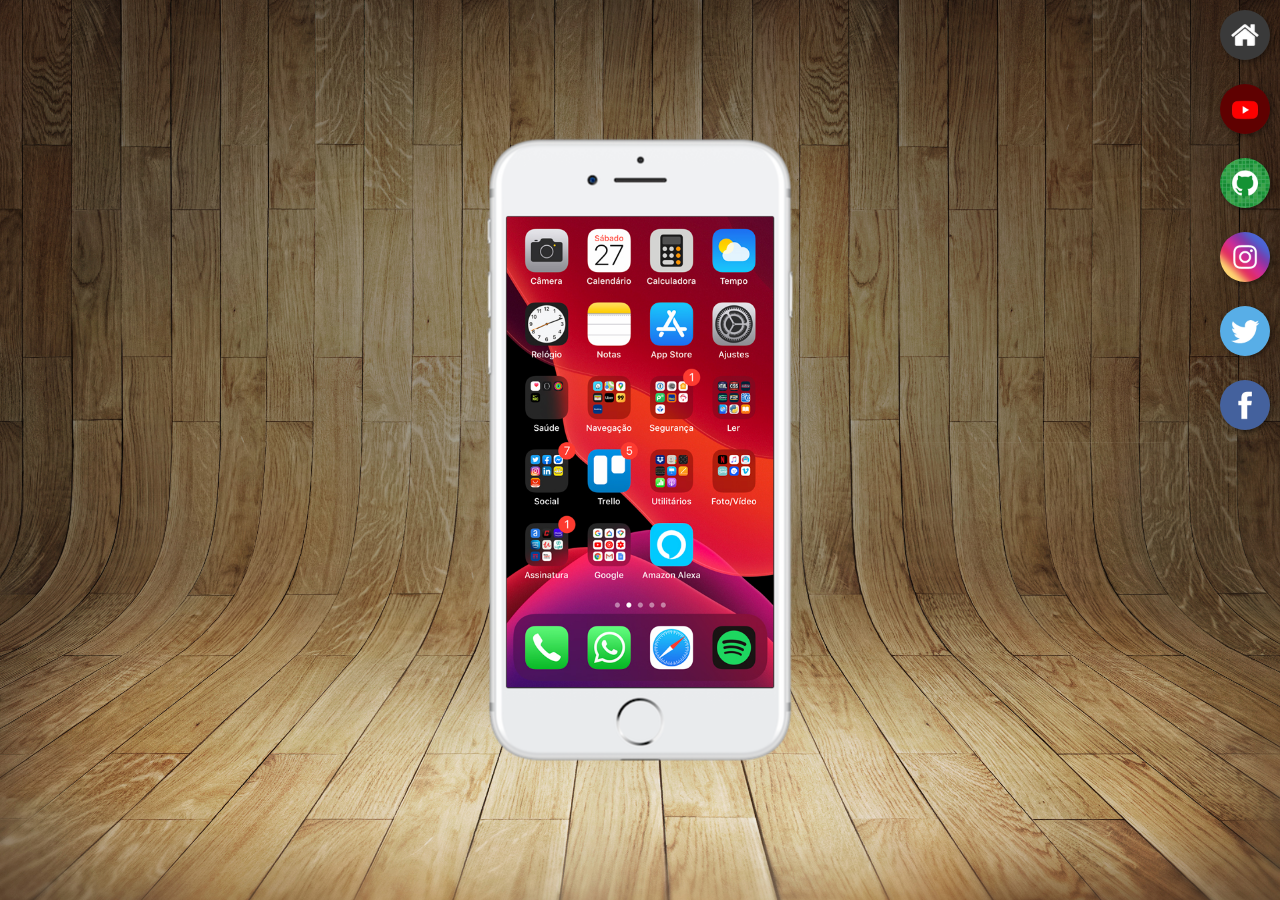
<file: index.html>
<!DOCTYPE html>
<html lang="pt-br">
<head>
    <meta charset="UTF-8">
    <meta http-equiv="X-UA-Compatible" content="IE=edge">
    <meta name="viewport" content="width=device-width, initial-scale=1.0">
    <link rel="shortcut icon" href="favicon.ico" type="image/x-icon">
    <title>Projeto Redes Sociais</title>
    <link rel="stylesheet" href="estilos/style.css">
</head>
<body>
    <main>
        <section id="telefone">
            <iframe src="home.html" name="tela" id="tela" frameborder="0" >
                Seu navegador não é compatível com isso.
            </iframe>

        </section>
        <section id="redes-sociais">
            <a href="home.html" target="tela"><img src="imagens/logo-home.jpg" alt=""></a>
            <br>
            <a href="youtube.html" target="tela"><img src="imagens/logo-youtube.jpg" alt=""></a>
            <br>
            <a href="github.html" target="tela"><img src="imagens/logo-github.jpg" alt=""></a>
            <br>
            <a href="instagram.html" target="tela"><img src="imagens/logo-instagram.jpg" alt=""></a>
            <br>
            <a href="twitter.html" target="tela"><img src="imagens/logo-twitter.jpg" alt=""></a>
            <br>
            <a href="facebook.html" target="tela"><img src="imagens/logo-facebook.jpg" alt=""></a>

        </section>
    </main>
    
</body>
</html>
</file>
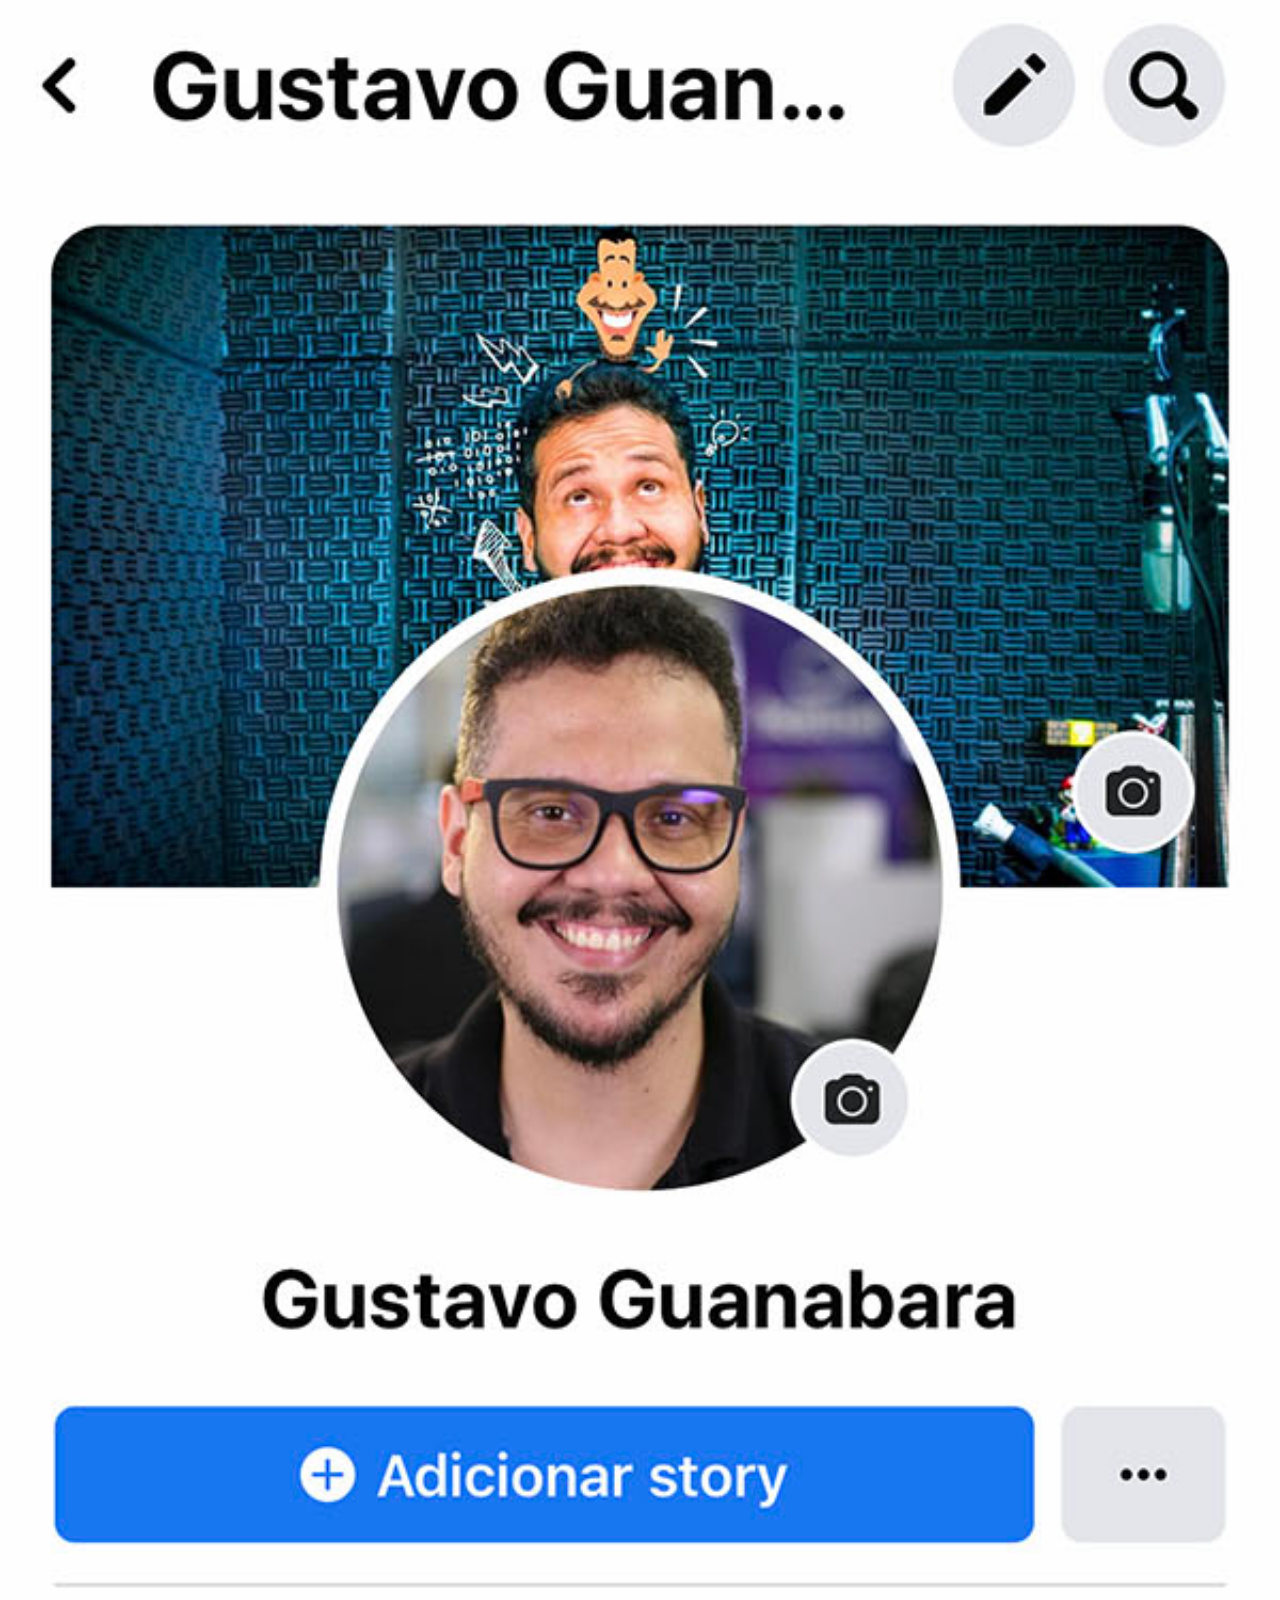
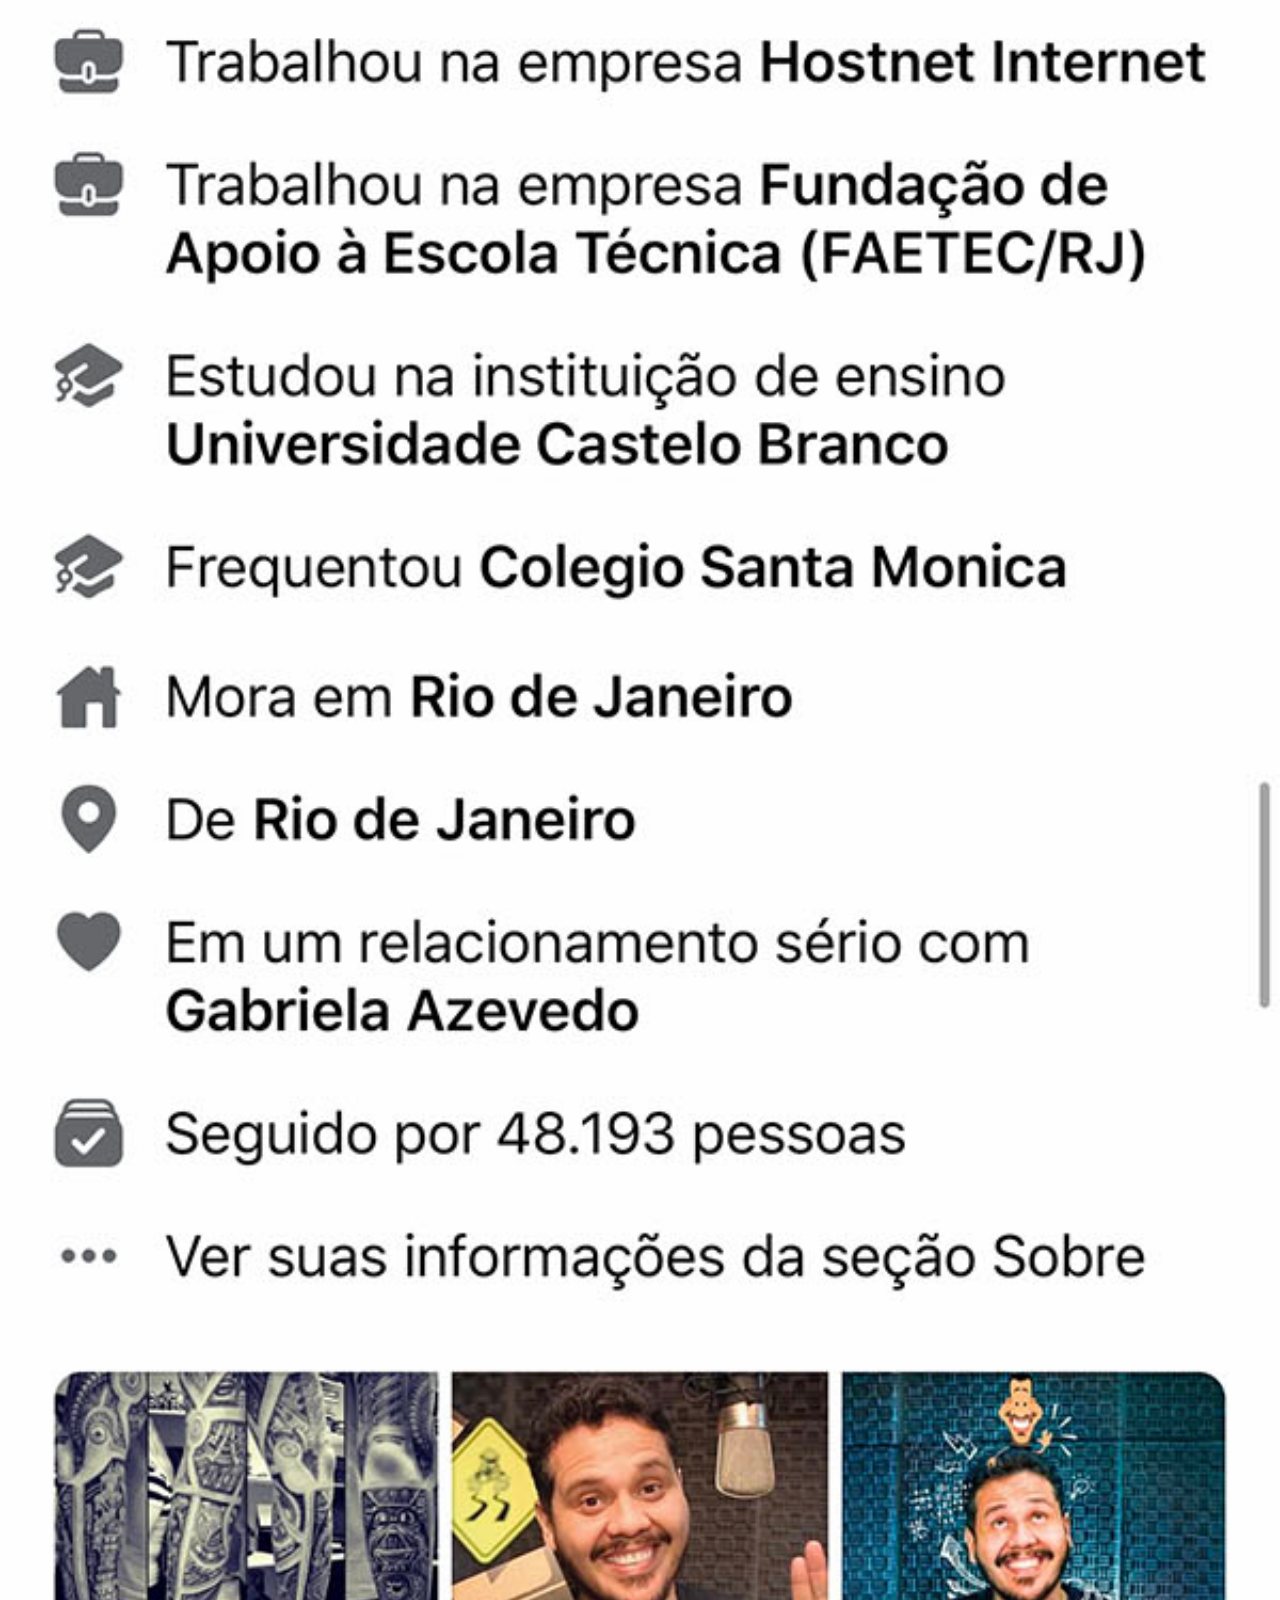
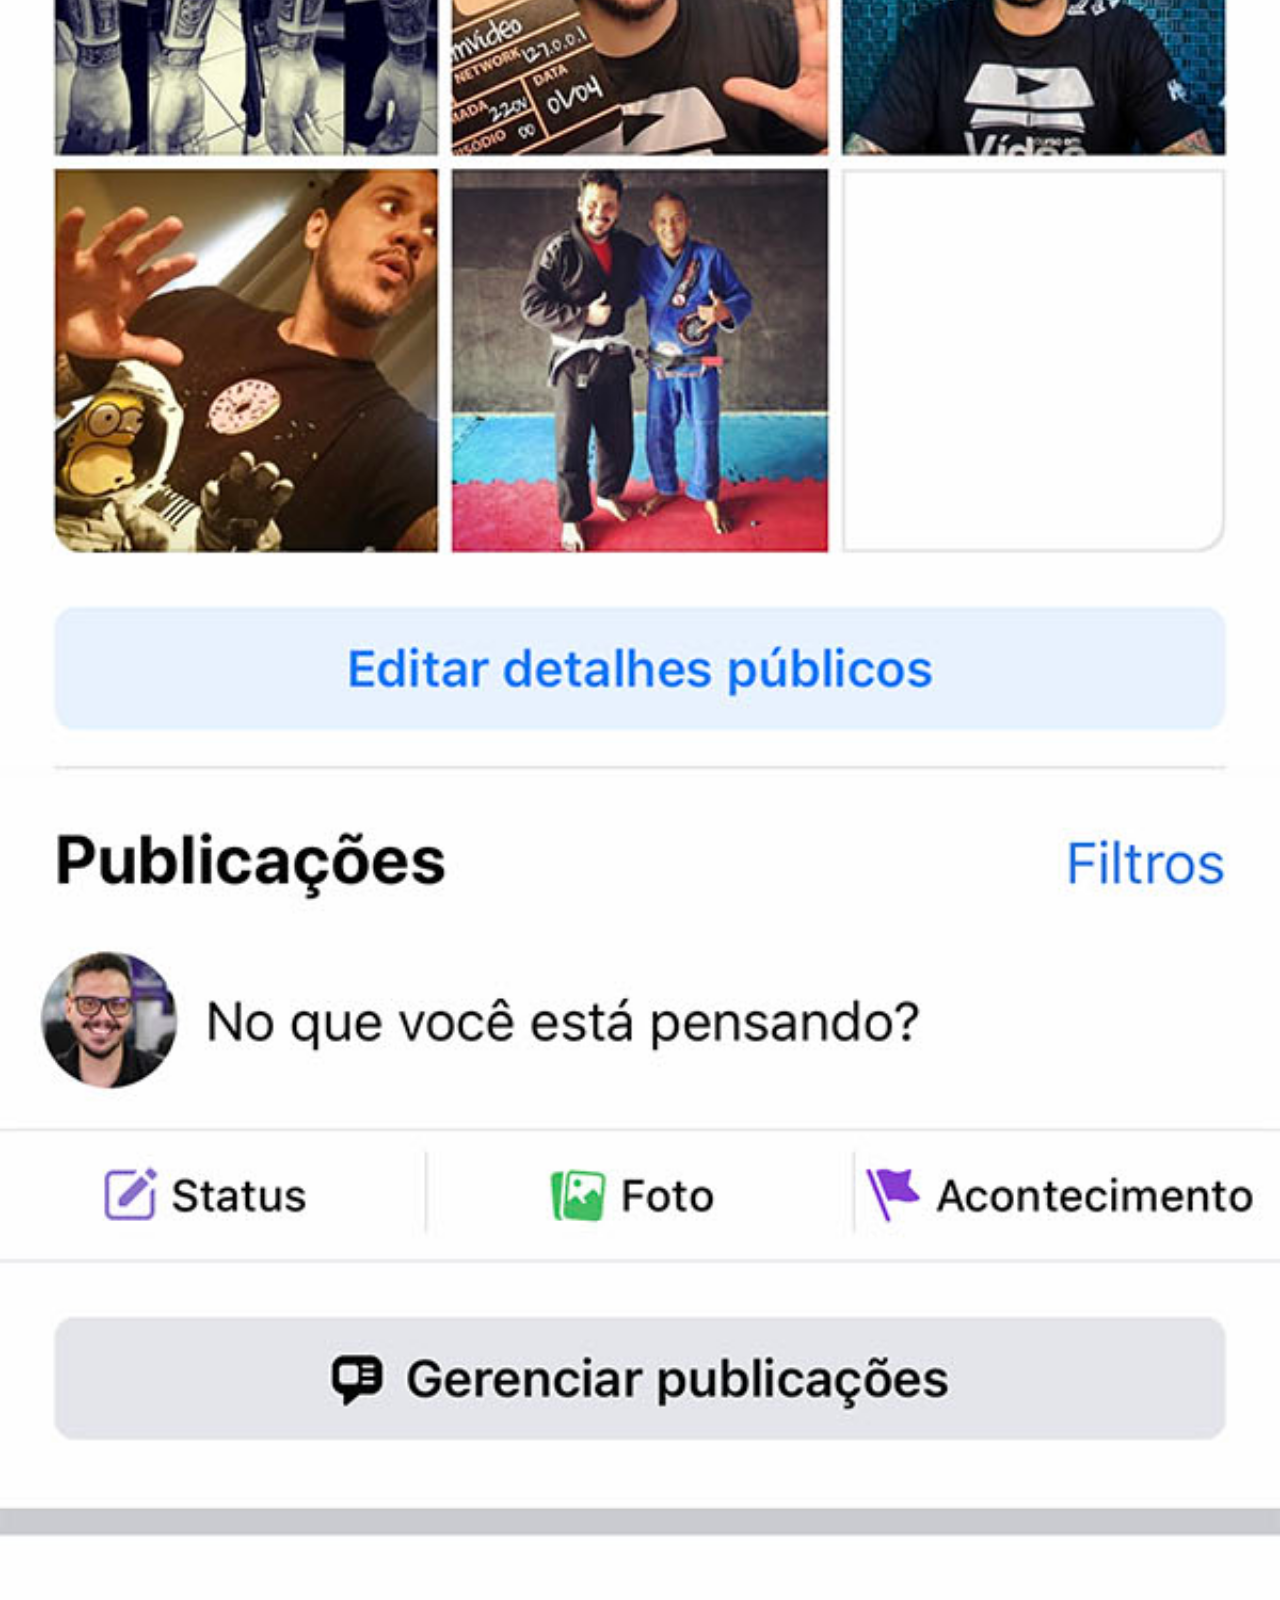
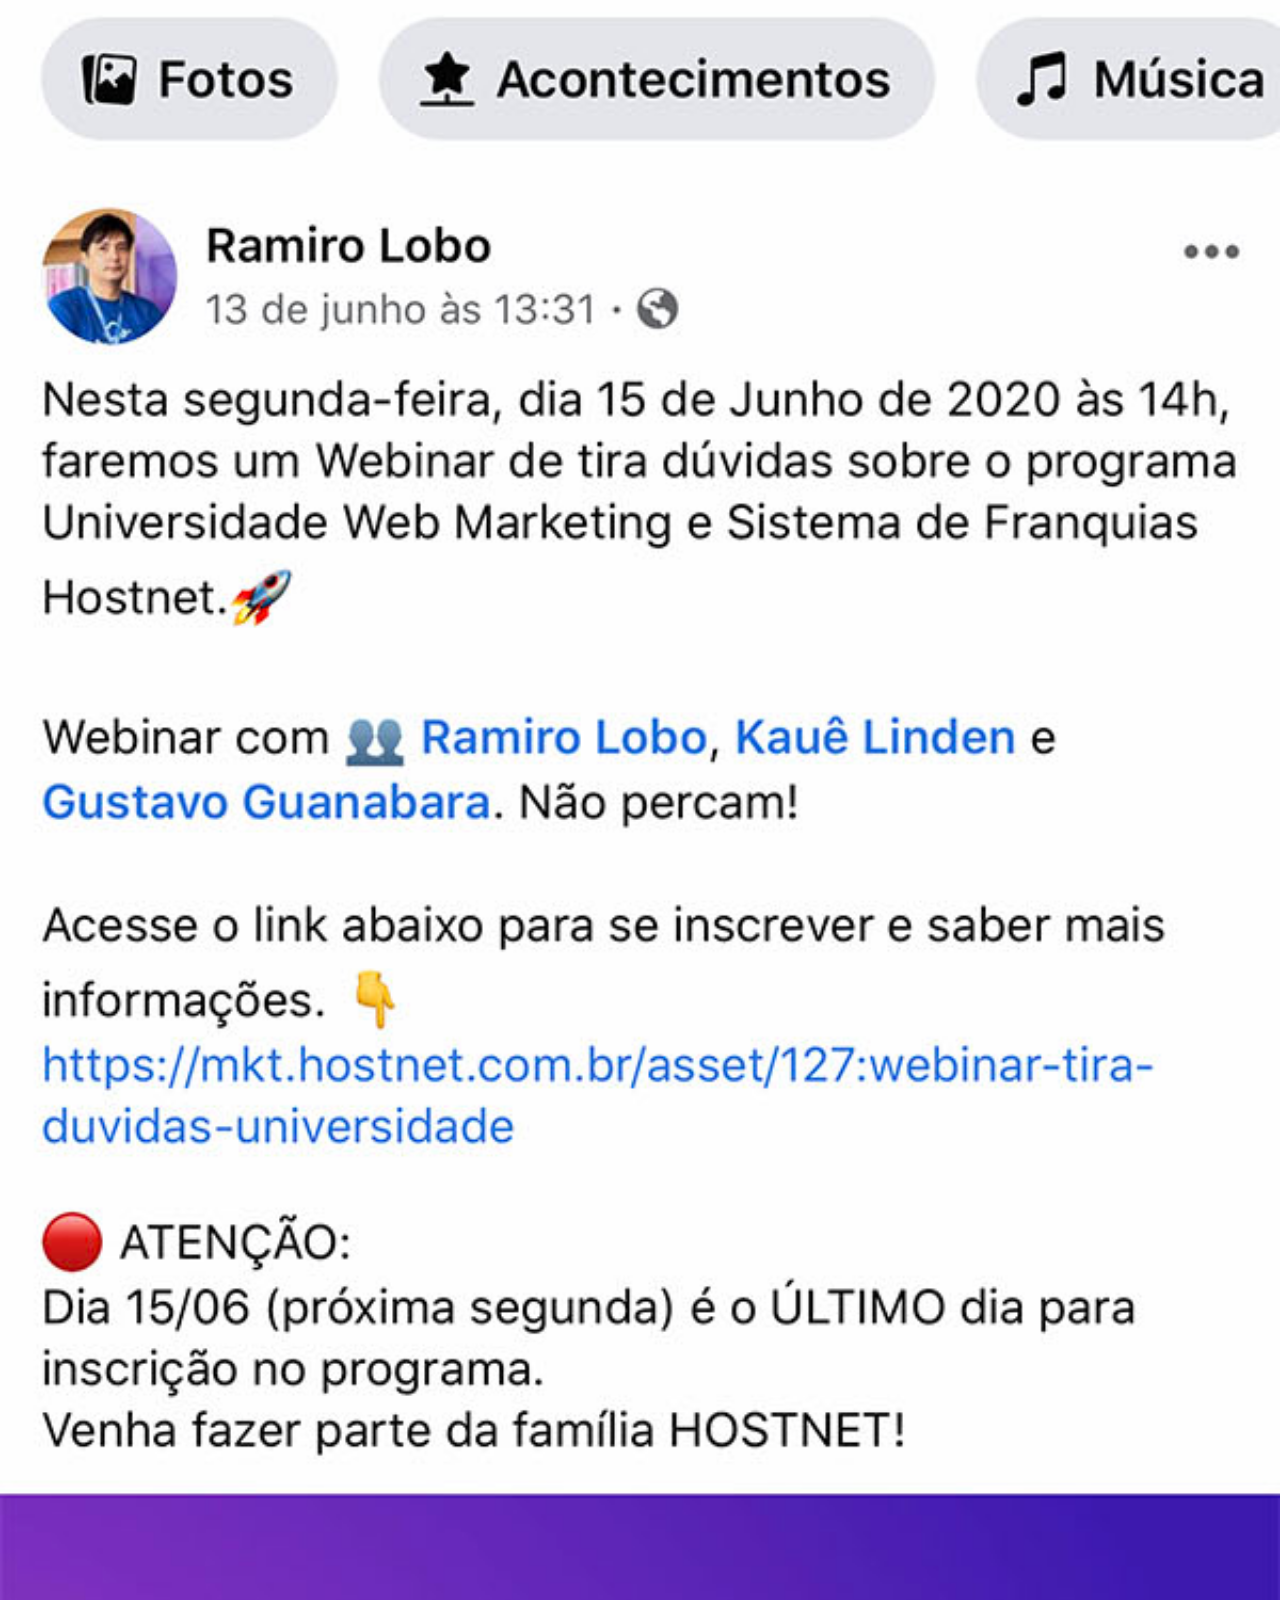
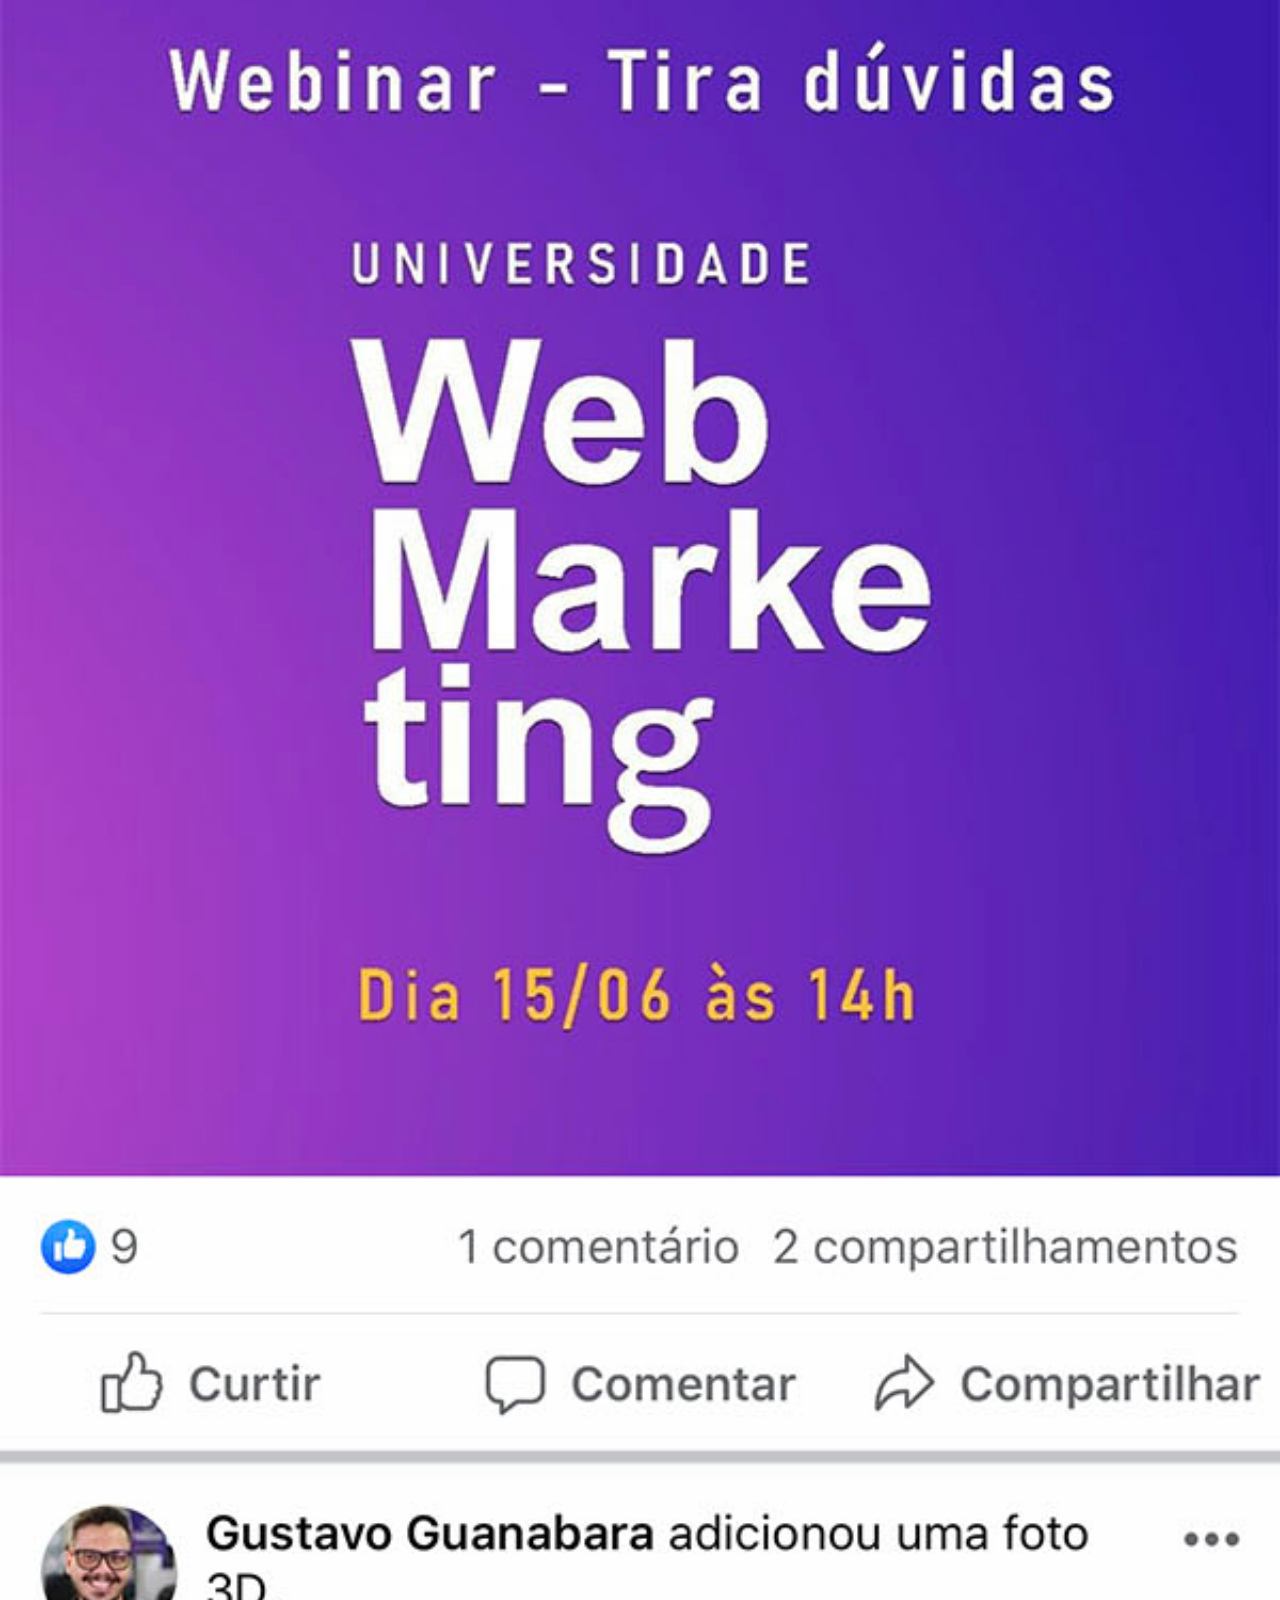
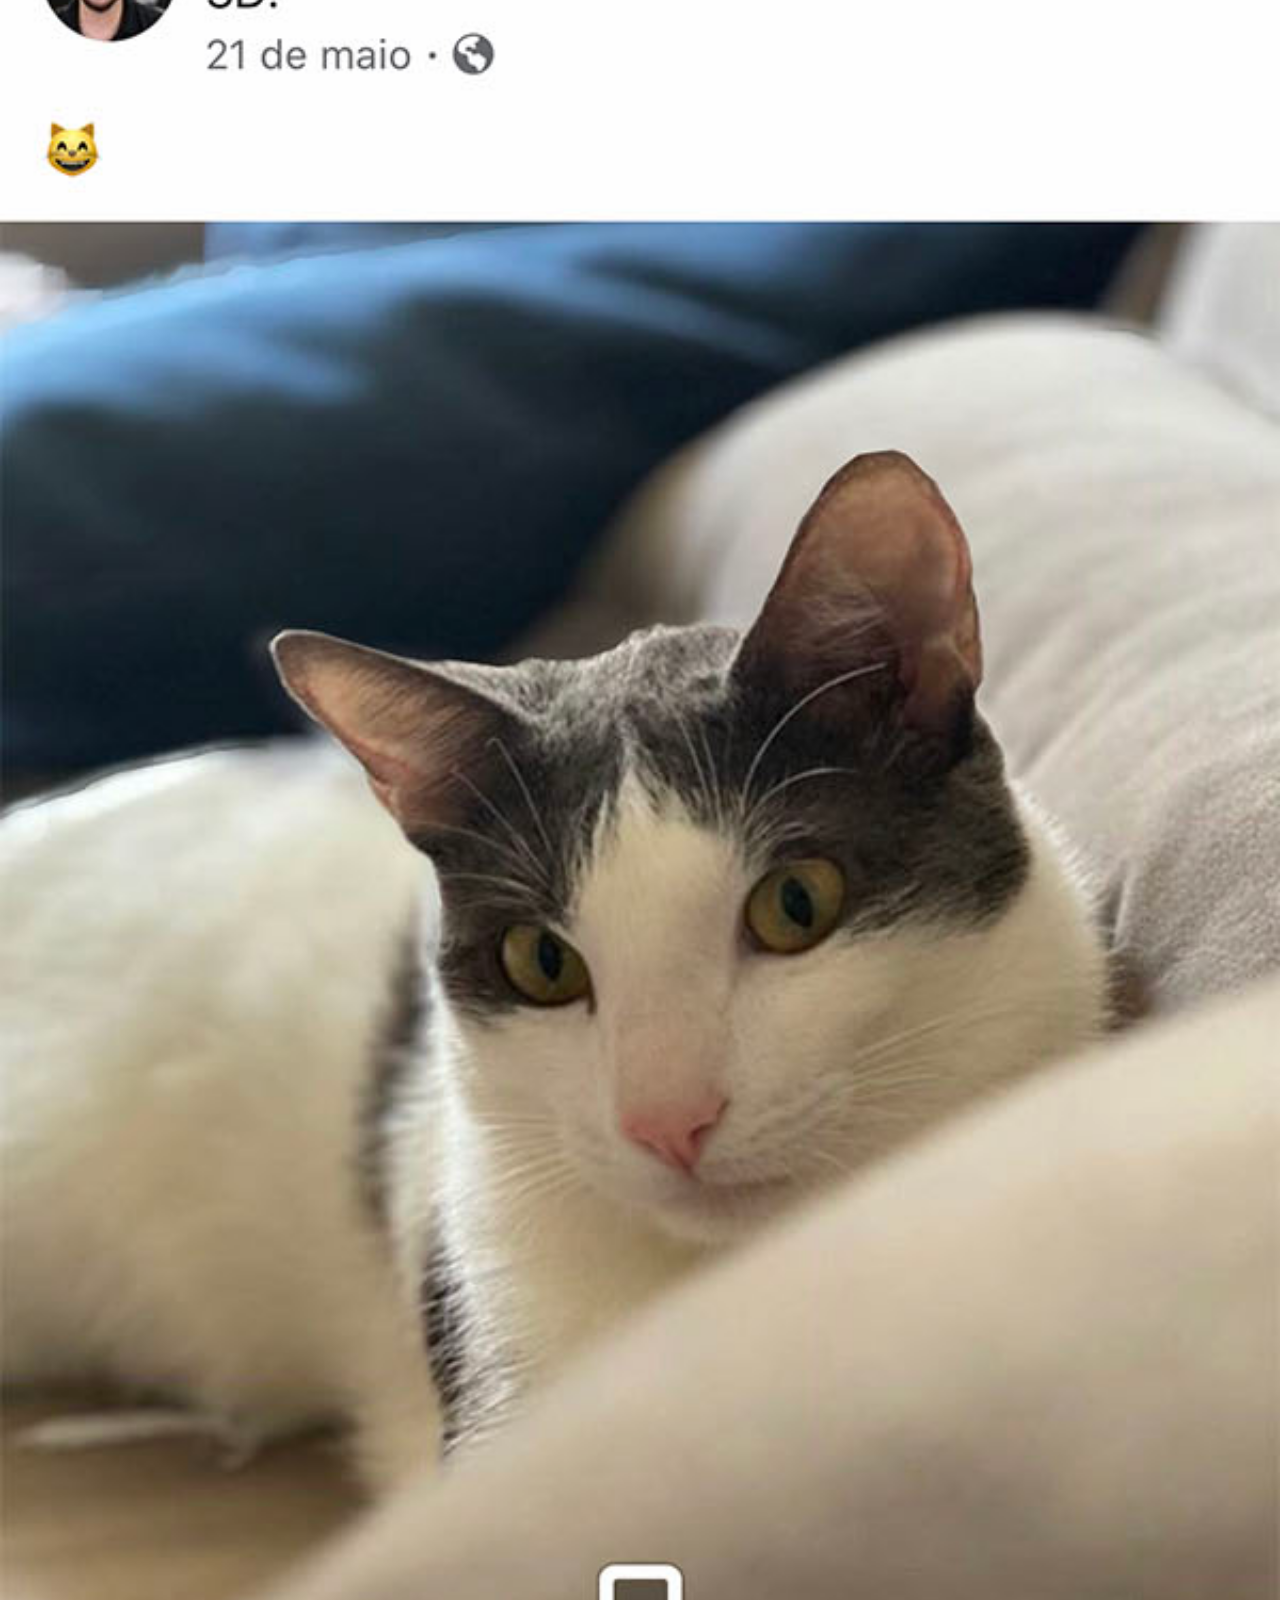
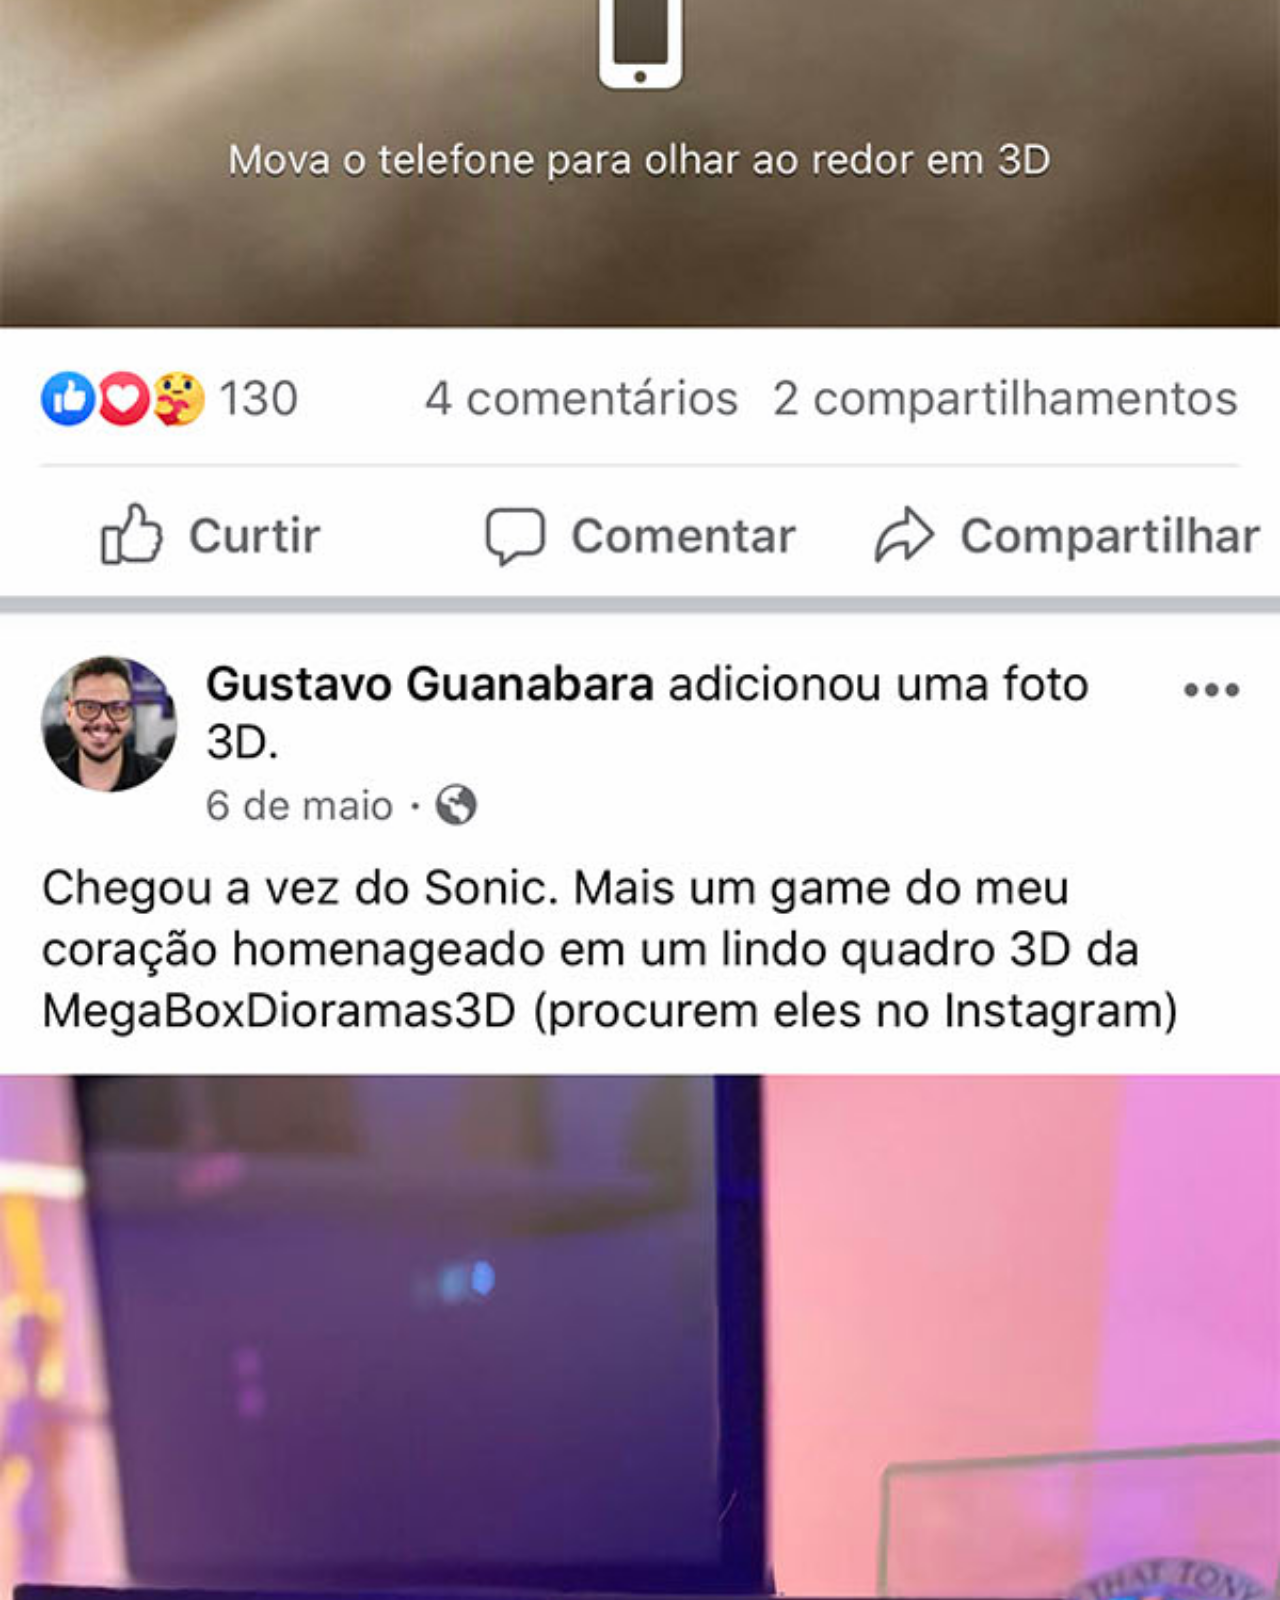
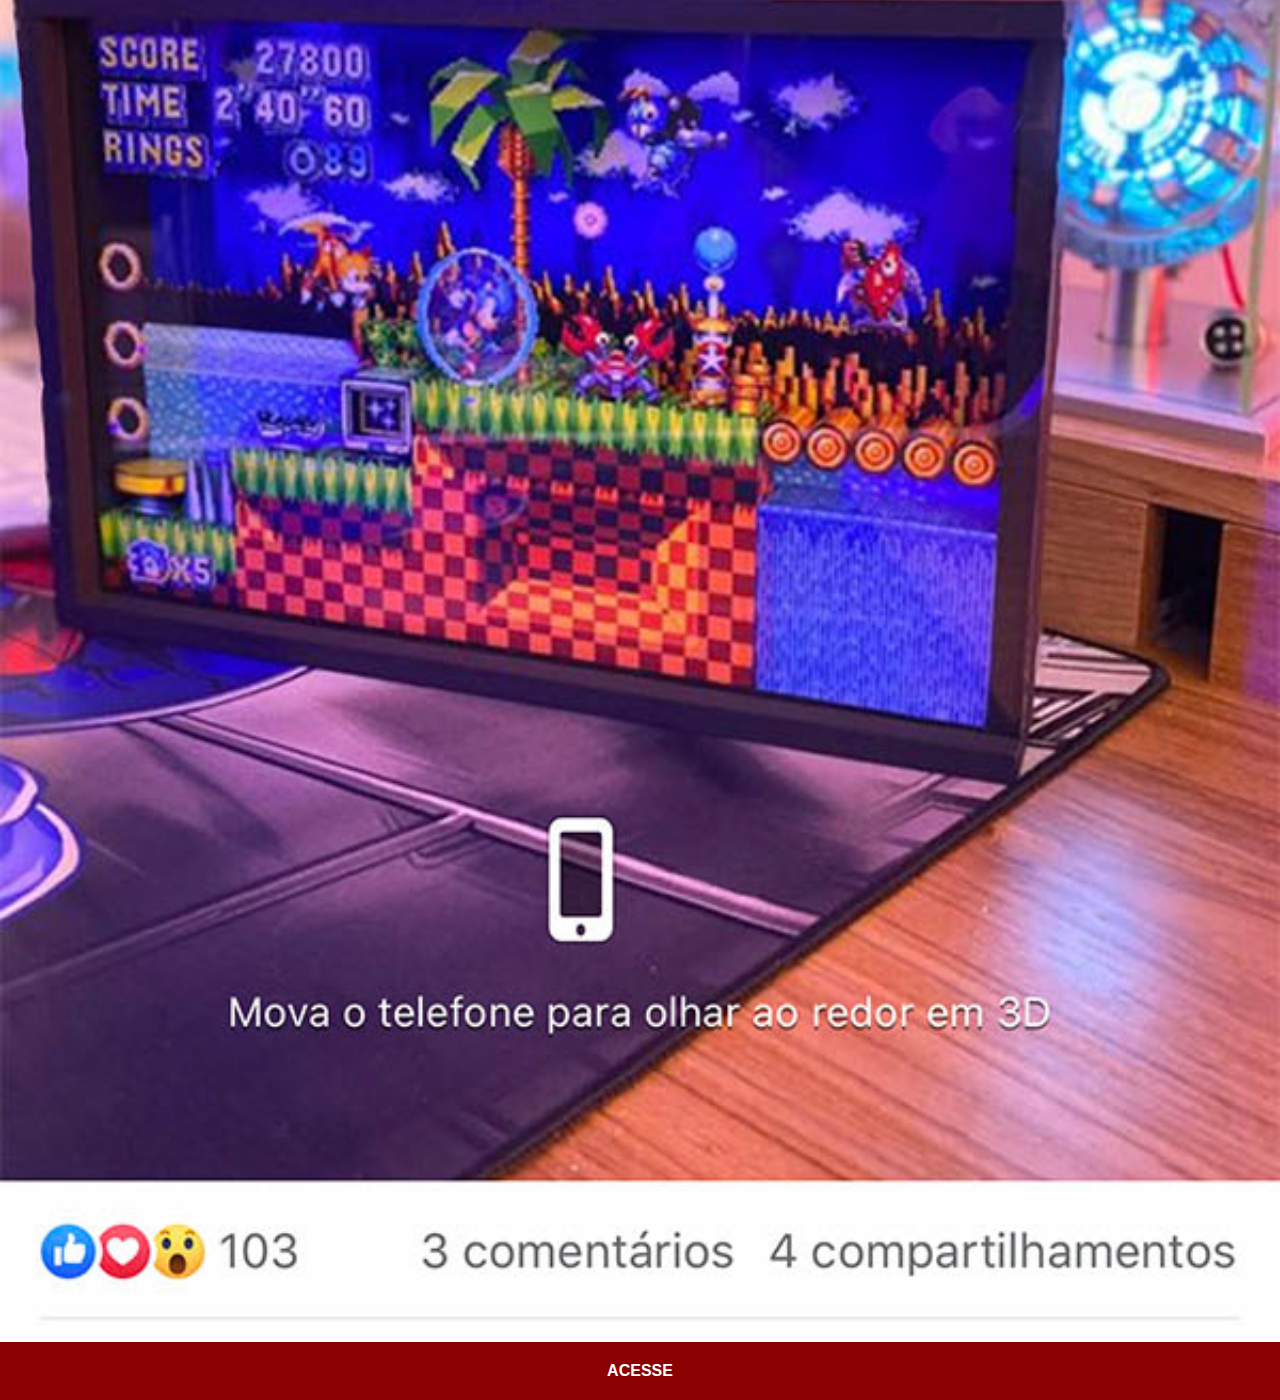
<file: facebook.html>
<!DOCTYPE html>
<html lang="pt-br">
<head>
    <meta charset="UTF-8">
    <meta http-equiv="X-UA-Compatible" content="IE=edge">
    <meta name="viewport" content="width=device-width, initial-scale=1.0">
    <title>Facebook</title>
    <link rel="stylesheet" href="estilos/social.css">
</head>
<body>
    <img src="imagens/tela-facebook.jpg" alt="">
    <a href="https://www.facebook.com/gustavoguanabara" target="_blank">ACESSE</a>
    
</body>
</html>
</file>
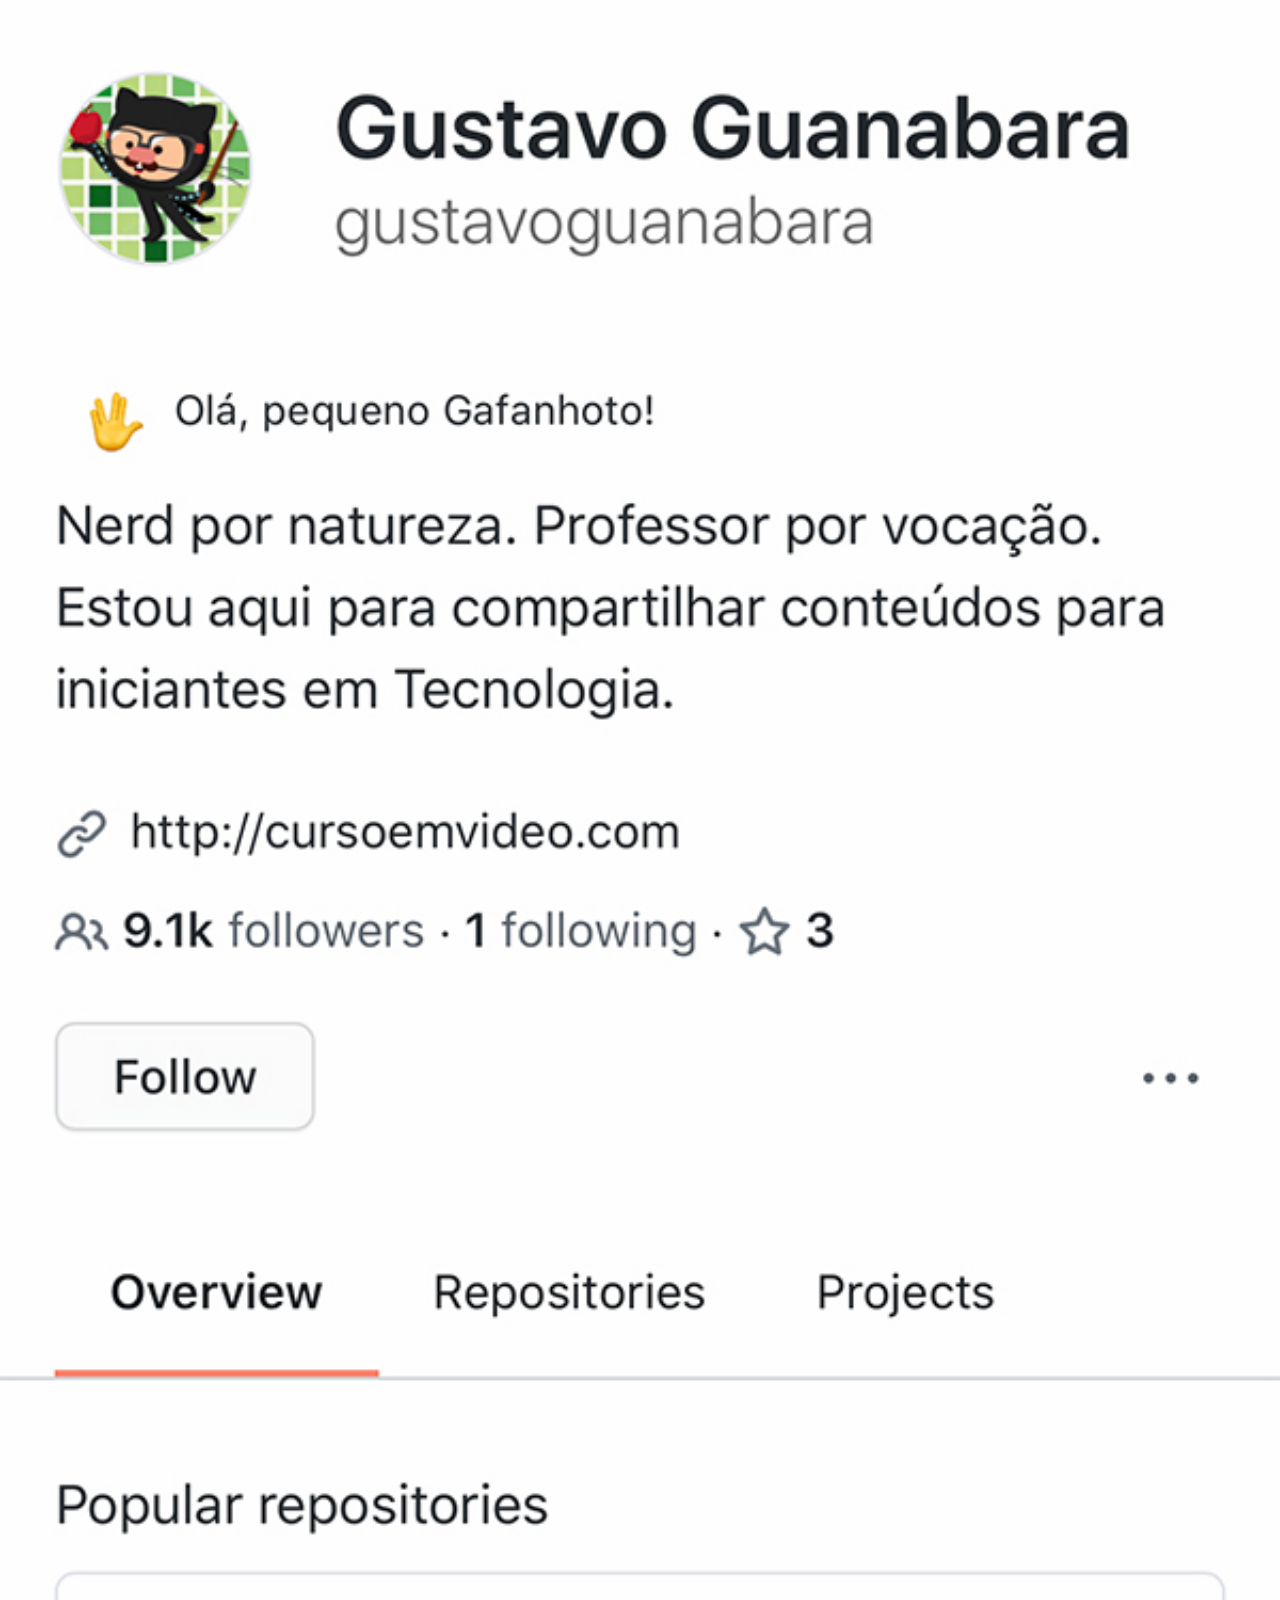
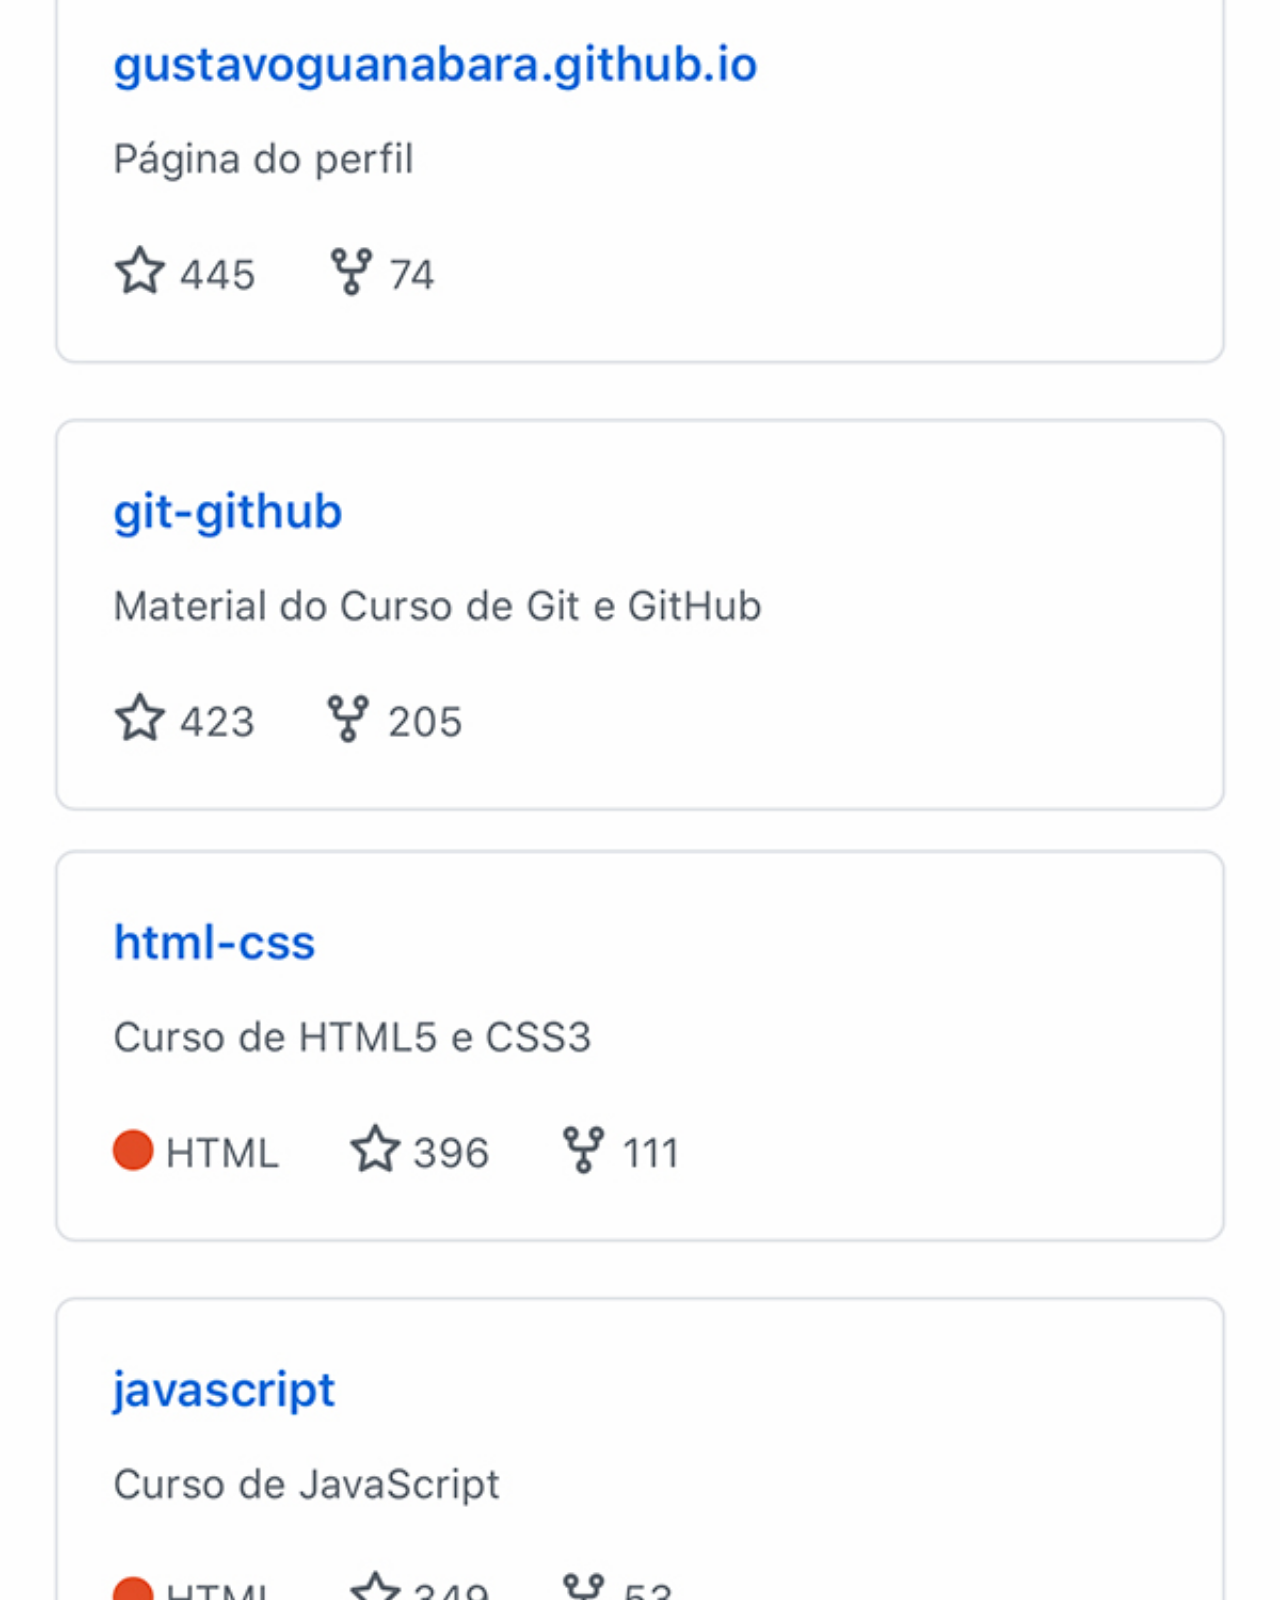
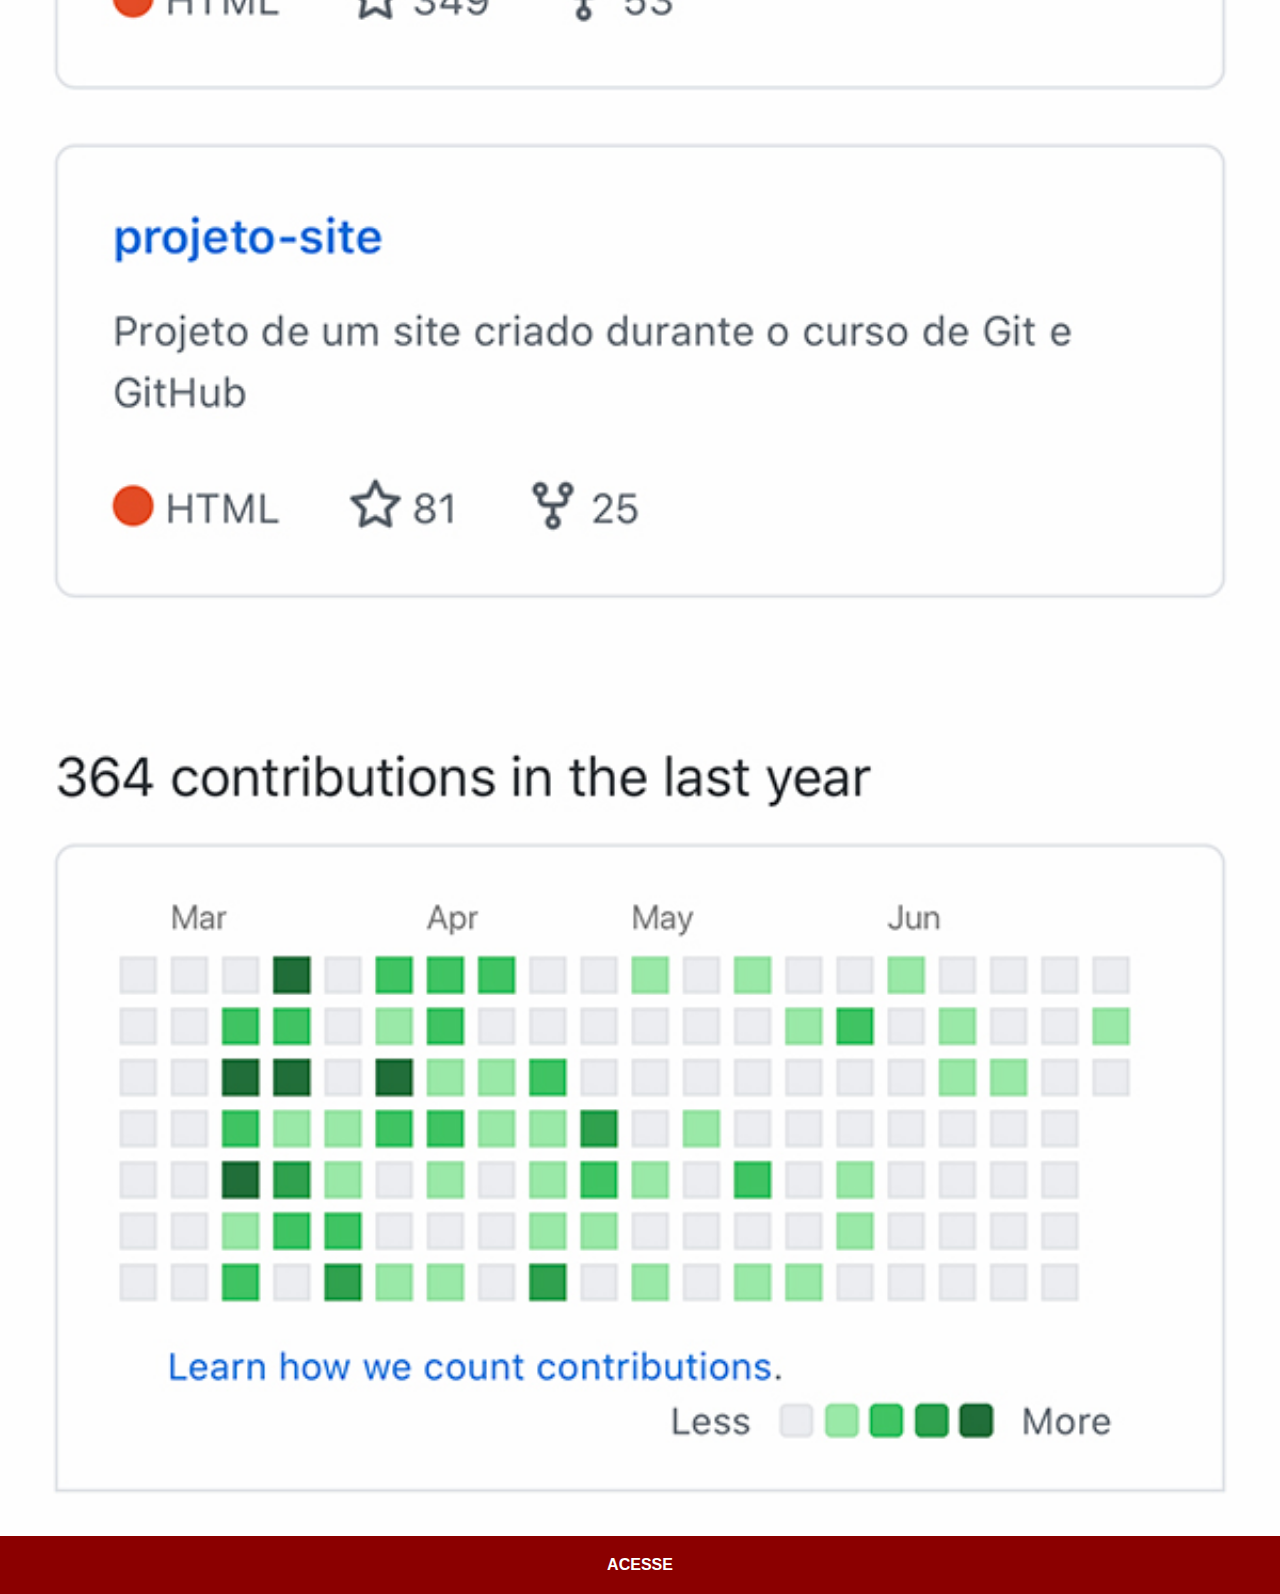
<file: github.html>
<!DOCTYPE html>
<html lang="pt-br">
<head>
    <meta charset="UTF-8">
    <meta http-equiv="X-UA-Compatible" content="IE=edge">
    <meta name="viewport" content="width=device-width, initial-scale=1.0">
    <title>GitHub</title>
    <link rel="stylesheet" href="estilos/social.css">
</head>
<body>
    <img src="imagens/tela-github.jpg" alt="">
    <a href="https://github.com/gustavoguanabara/" target="_blank">ACESSE</a>
    
</body>
</html>
</file>
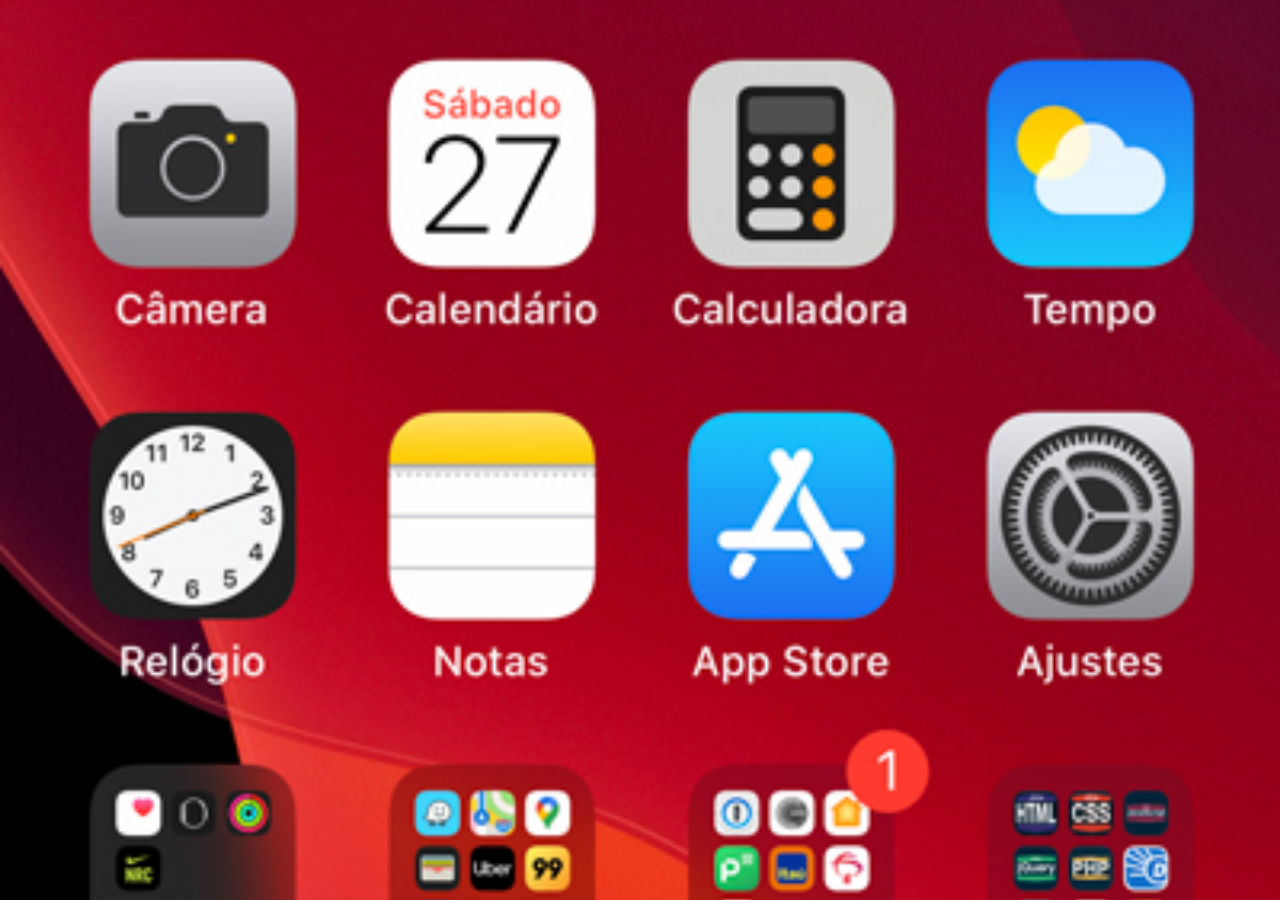
<file: home.html>
<!DOCTYPE html>
<html lang="pt-br">
<head>
    <meta charset="UTF-8">
    <meta http-equiv="X-UA-Compatible" content="IE=edge">
    <meta name="viewport" content="width=device-width, initial-scale=1.0">
    <title>Home</title>
</head>
<style>
    * {
        margin: 0px;
        padding: 0px;
    }

    body {
        width: 100vw;
        height: 100vh;
        background: black url(imagens/tela-home.jpg) no-repeat top center;
        background-size: cover;
    }
</style>
<body>
    
</body>
</html>
</file>
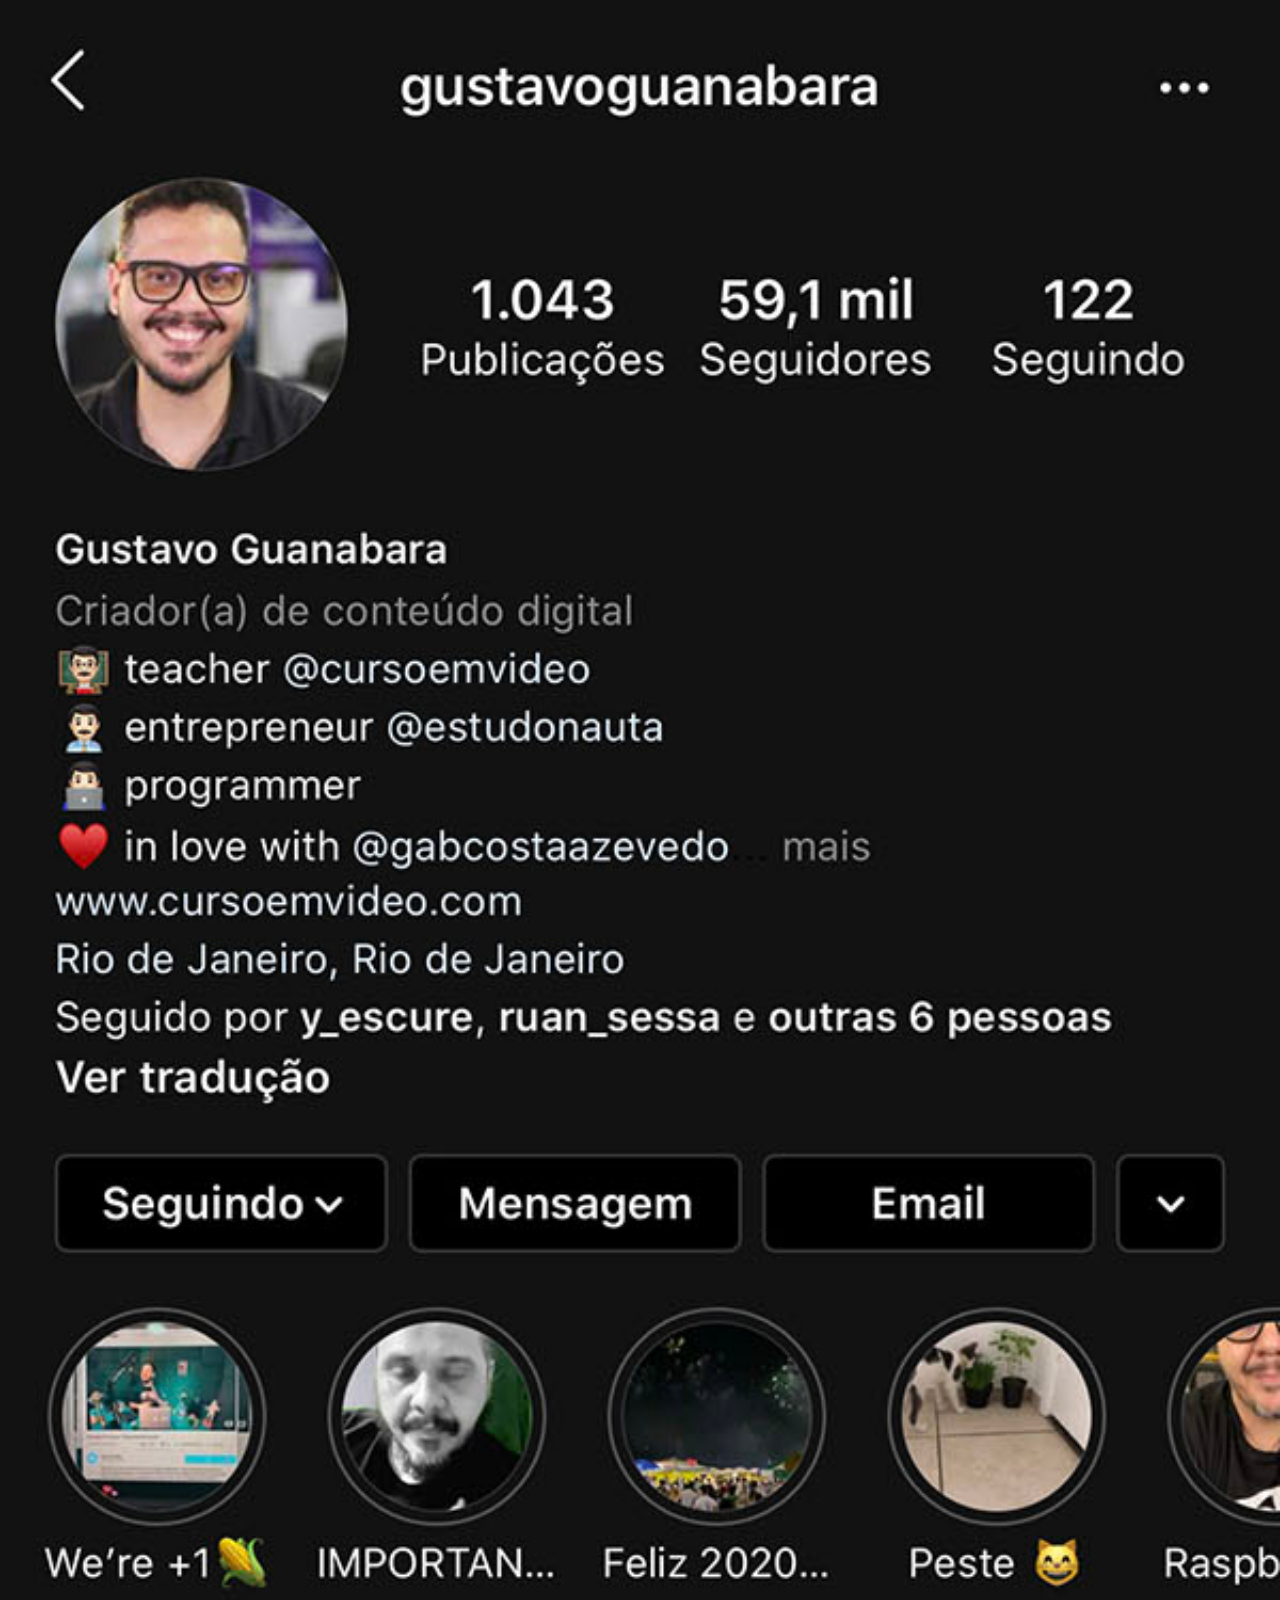
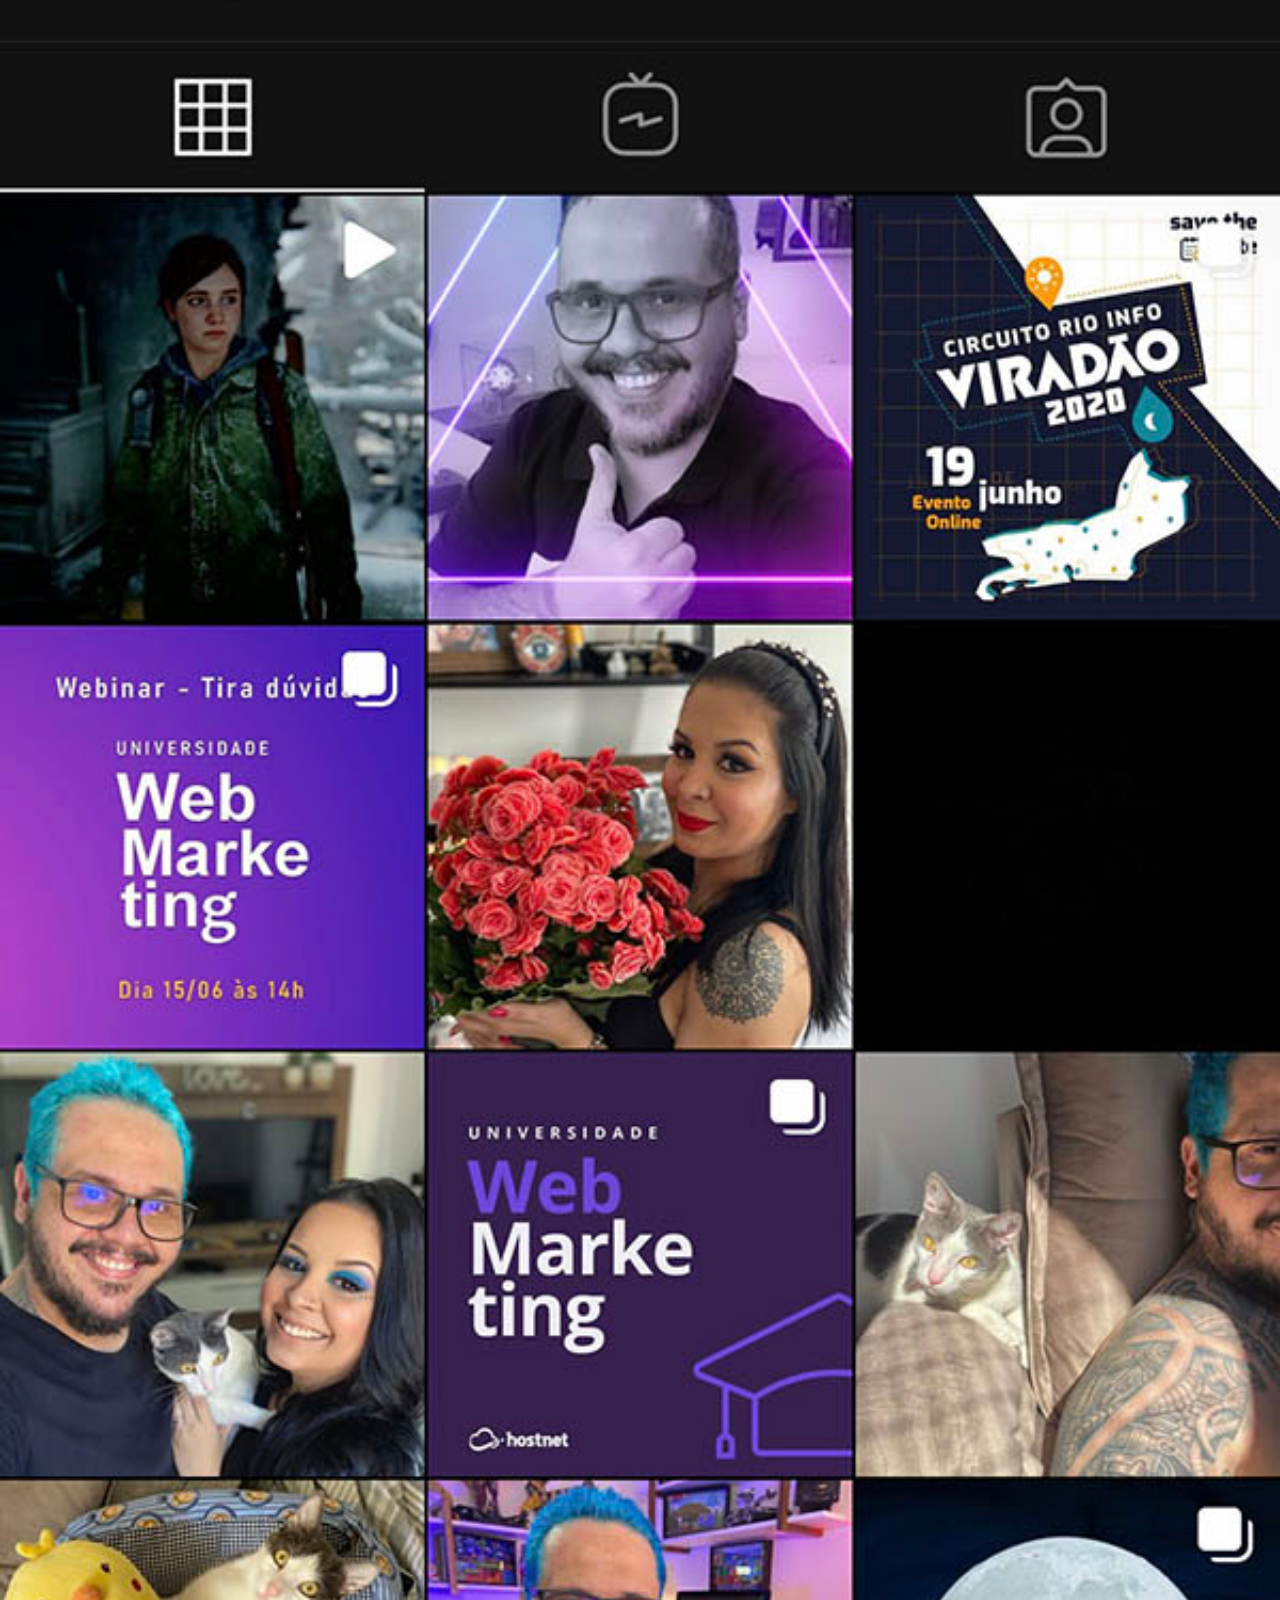
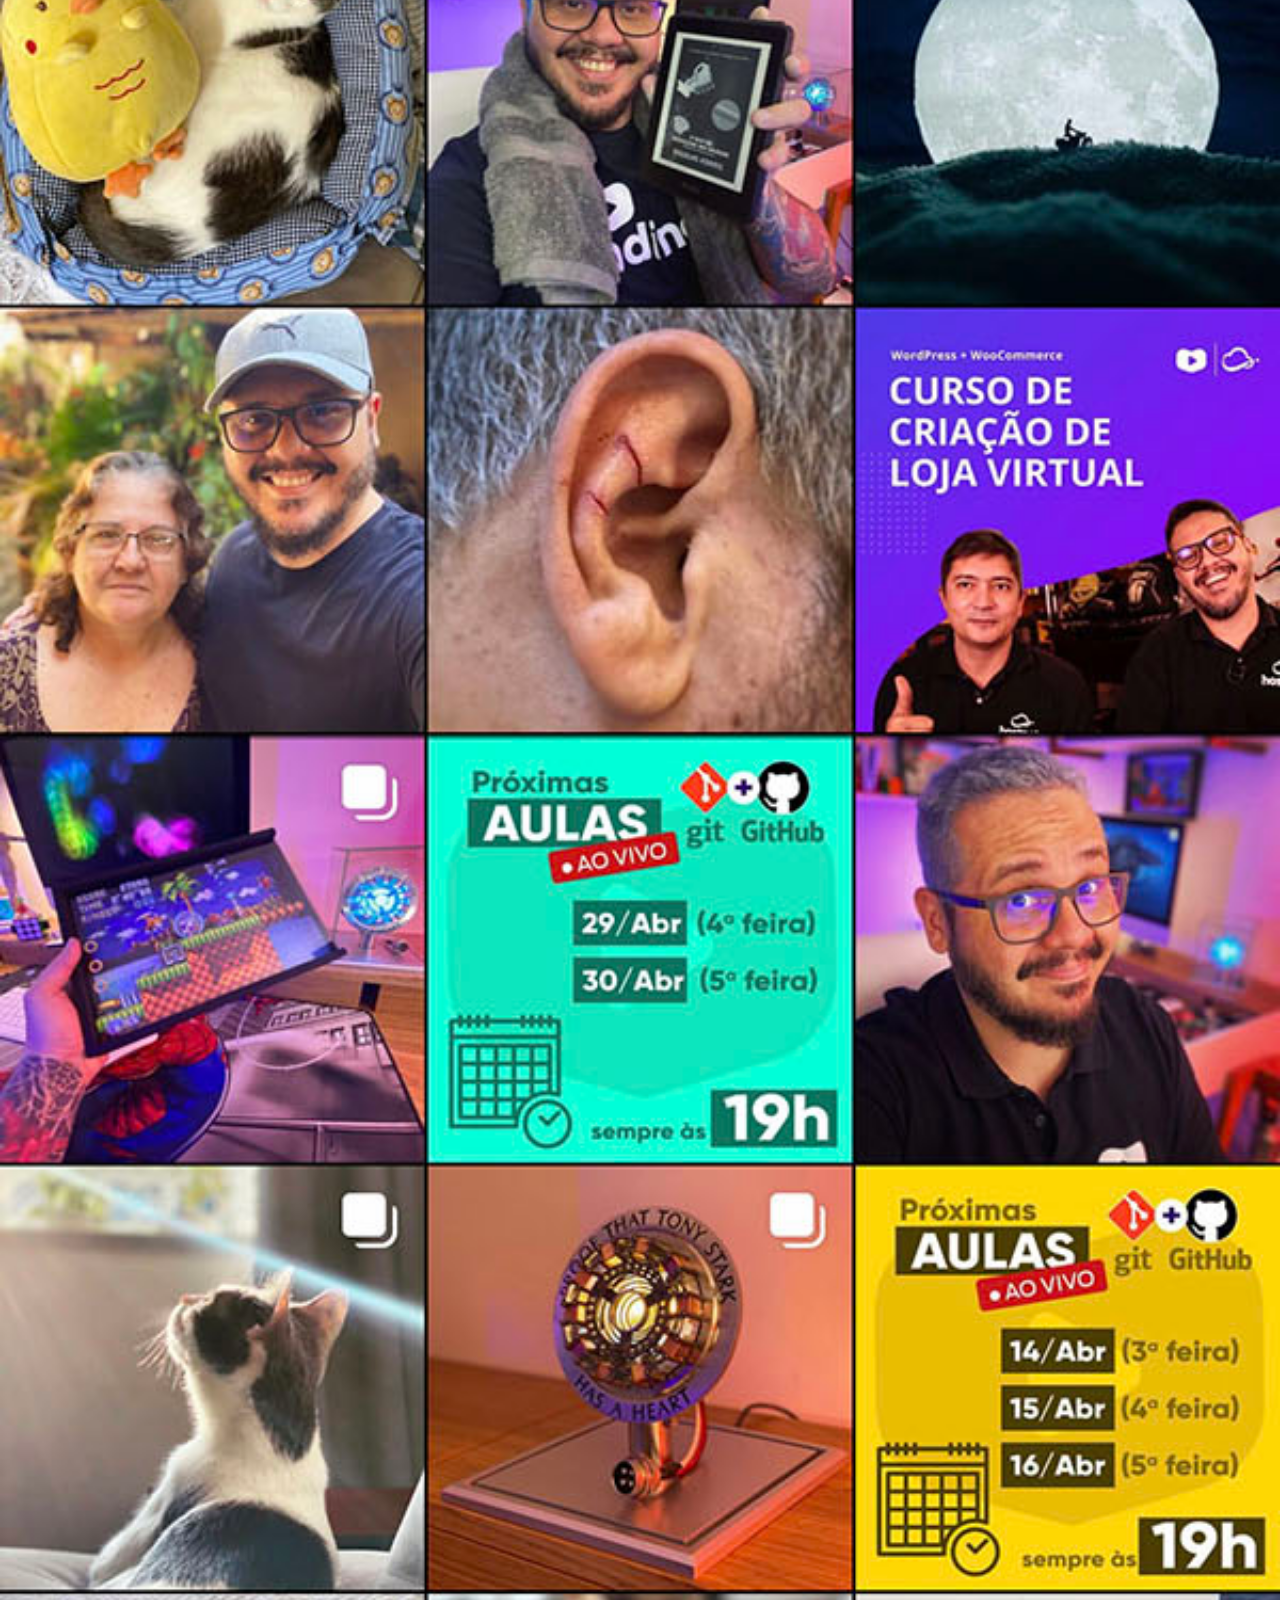
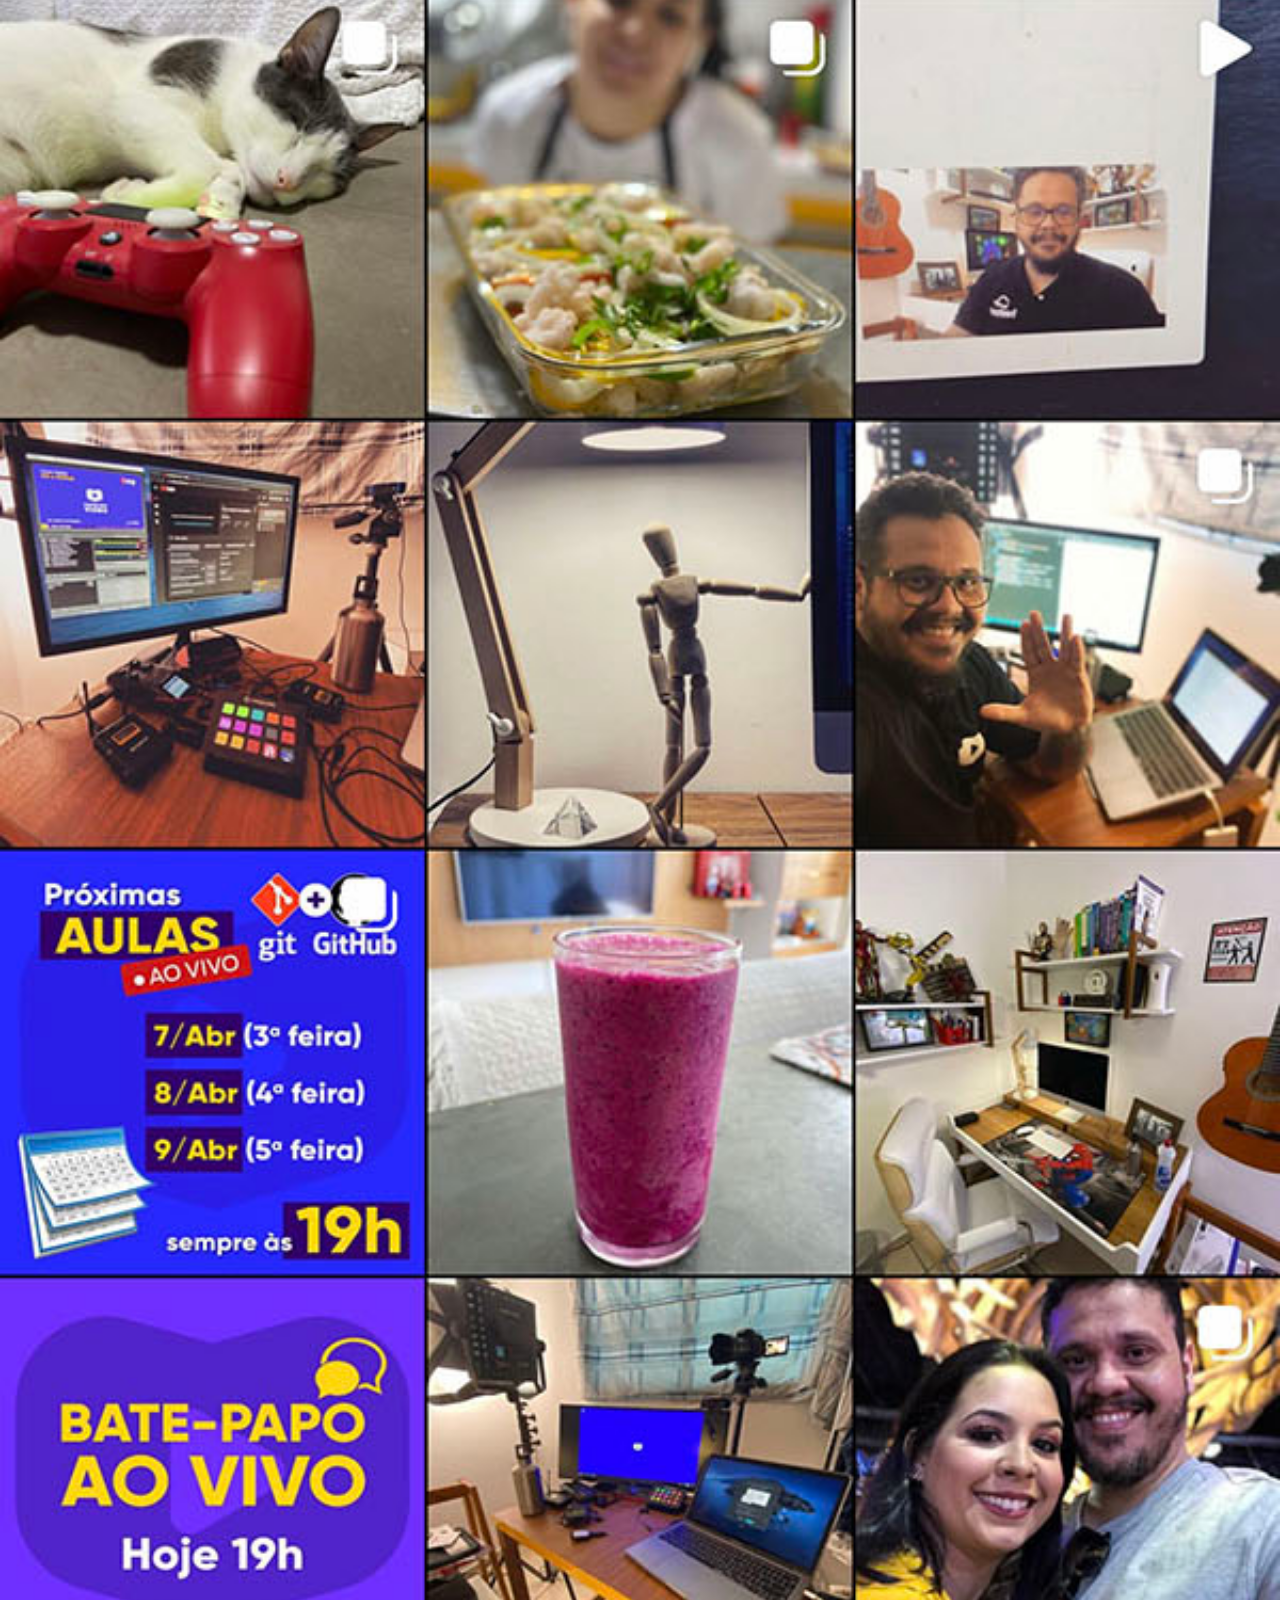
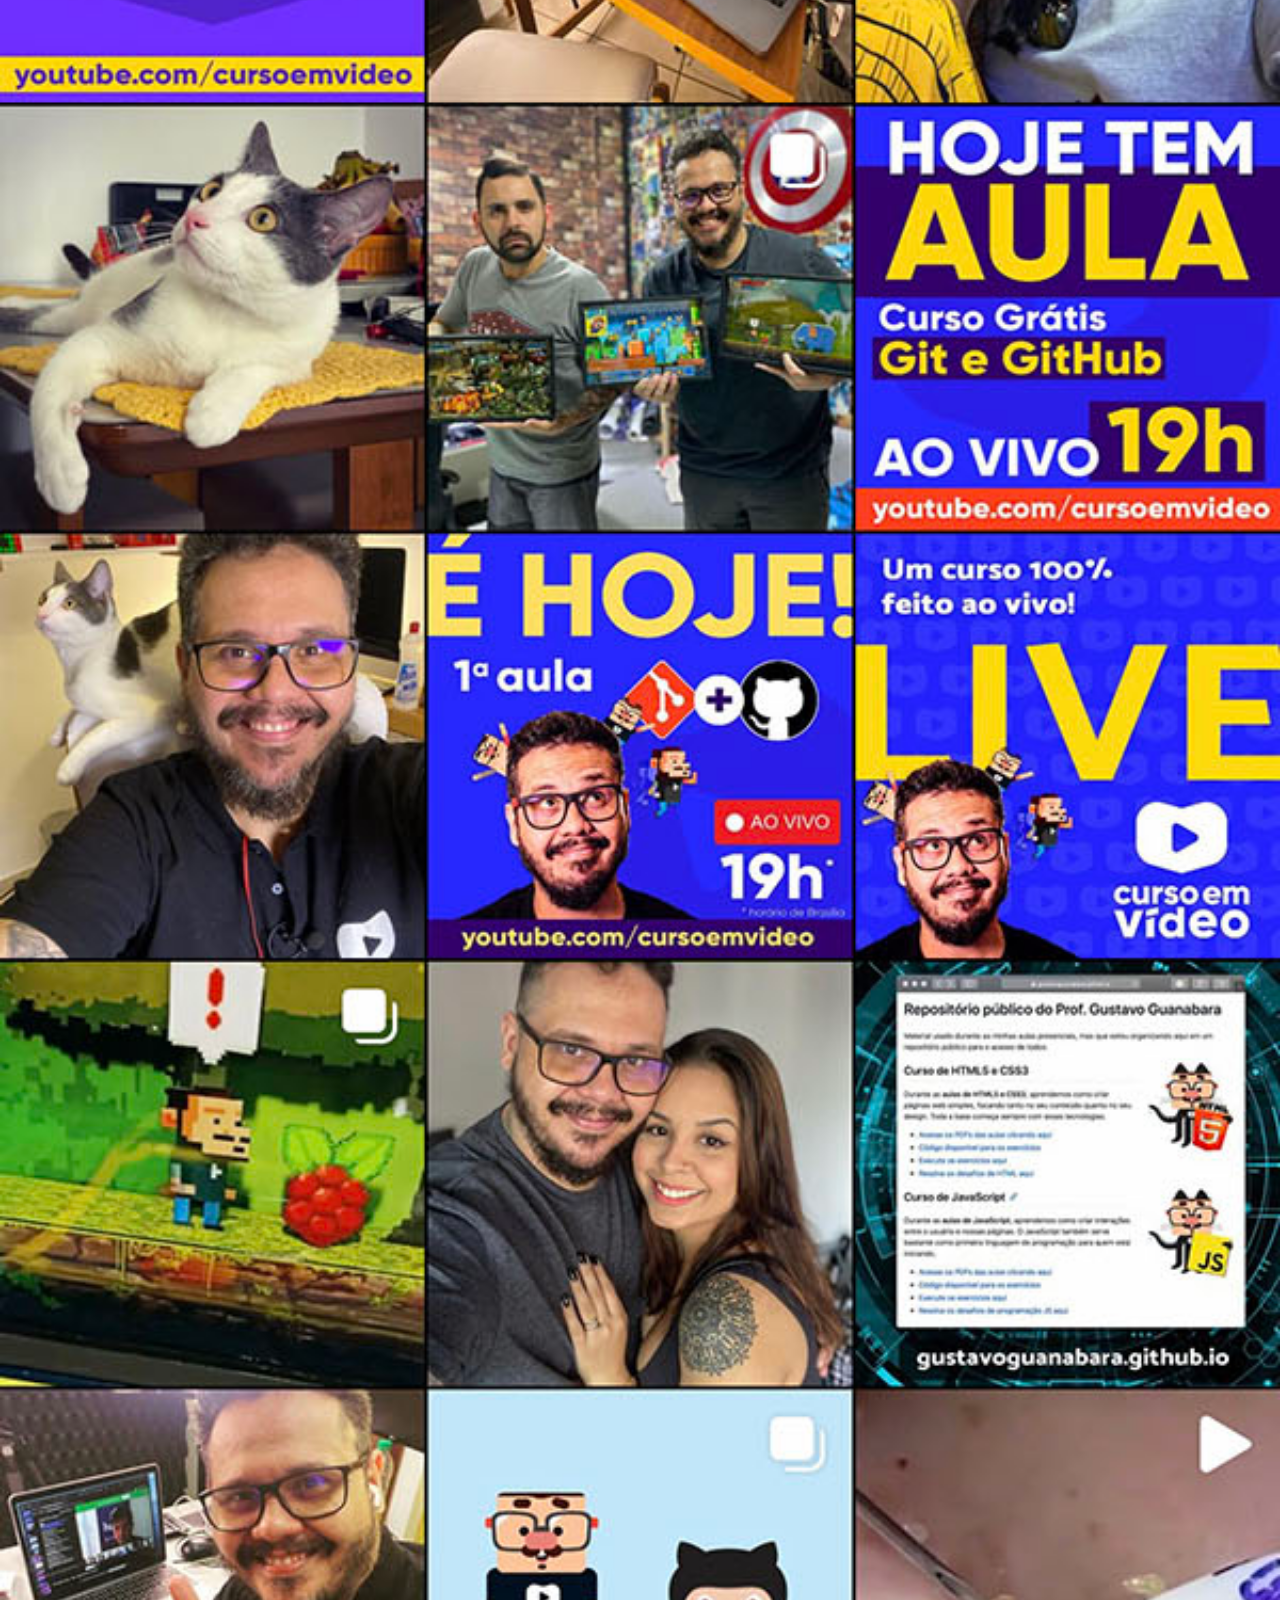
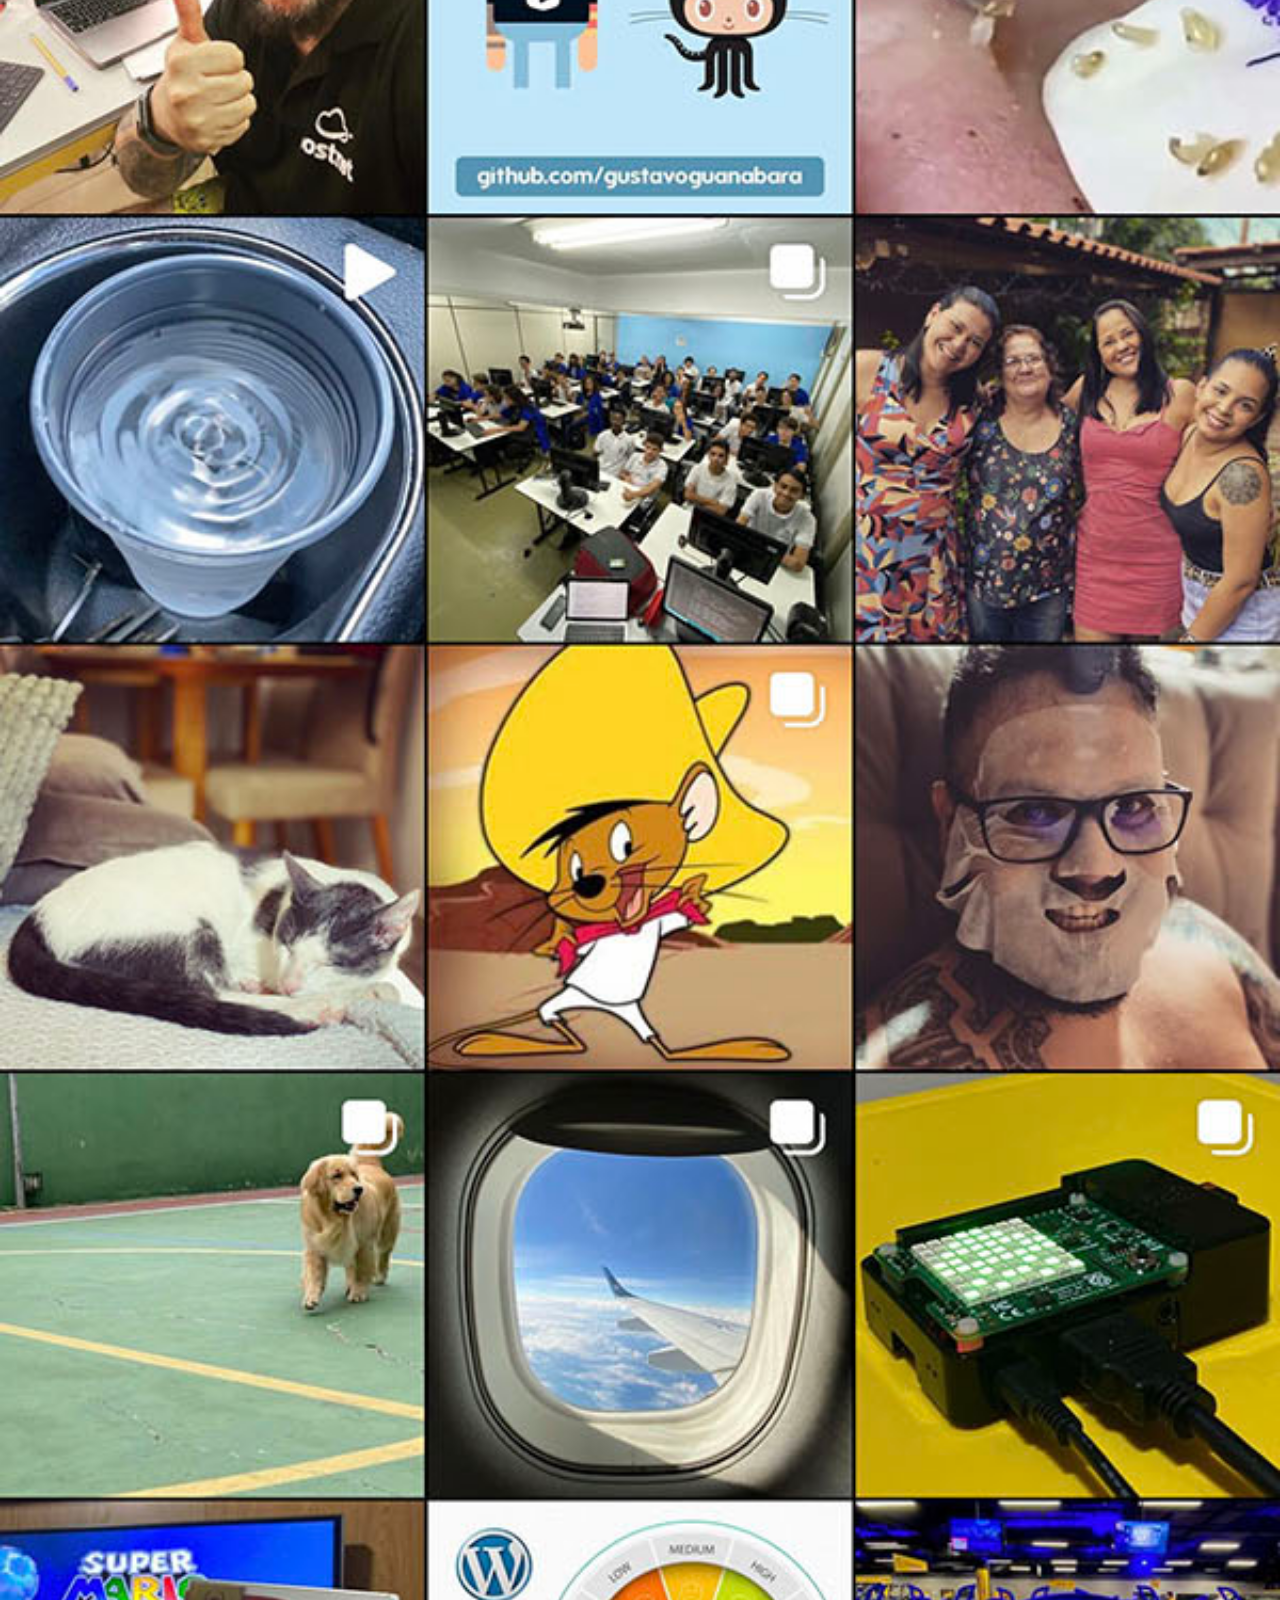
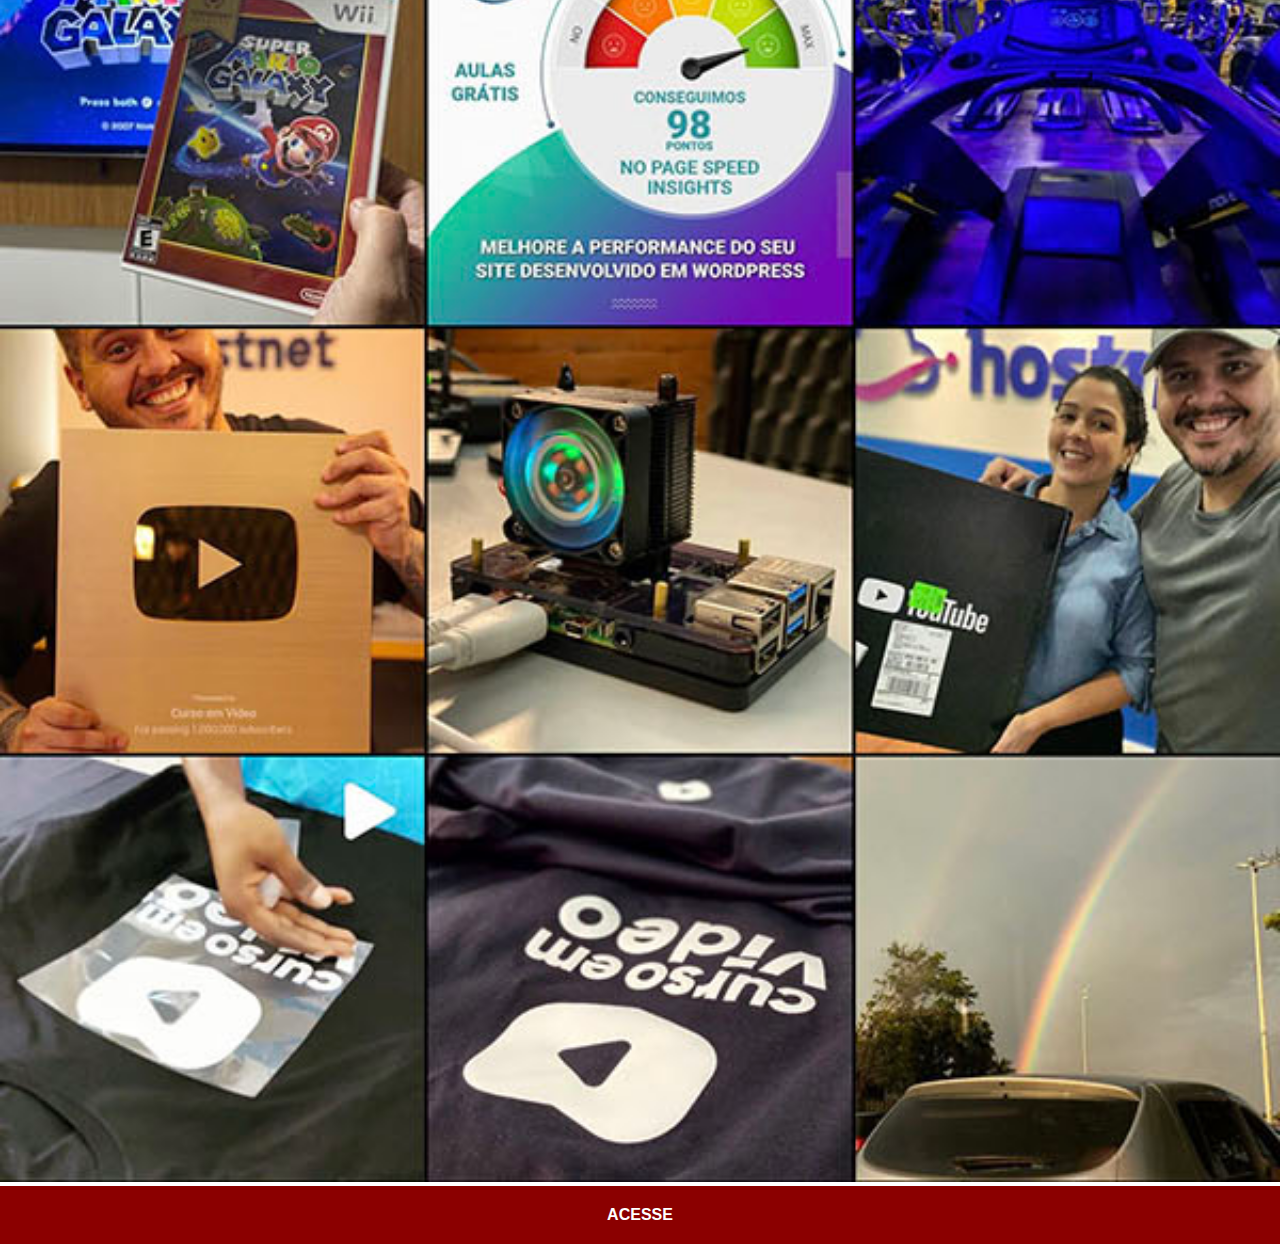
<file: instagram.html>
<!DOCTYPE html>
<html lang="pt-br">
<head>
    <meta charset="UTF-8">
    <meta http-equiv="X-UA-Compatible" content="IE=edge">
    <meta name="viewport" content="width=device-width, initial-scale=1.0">
    <title>Instagram</title>
    <link rel="stylesheet" href="estilos/social.css">
</head>
<body>
    <img src="imagens/tela-instagram.jpg" alt="">
    <a href="https://www.instagram.com/gustavoguanabara" target="_blank">ACESSE</a>
    
</body>
</html>
</file>
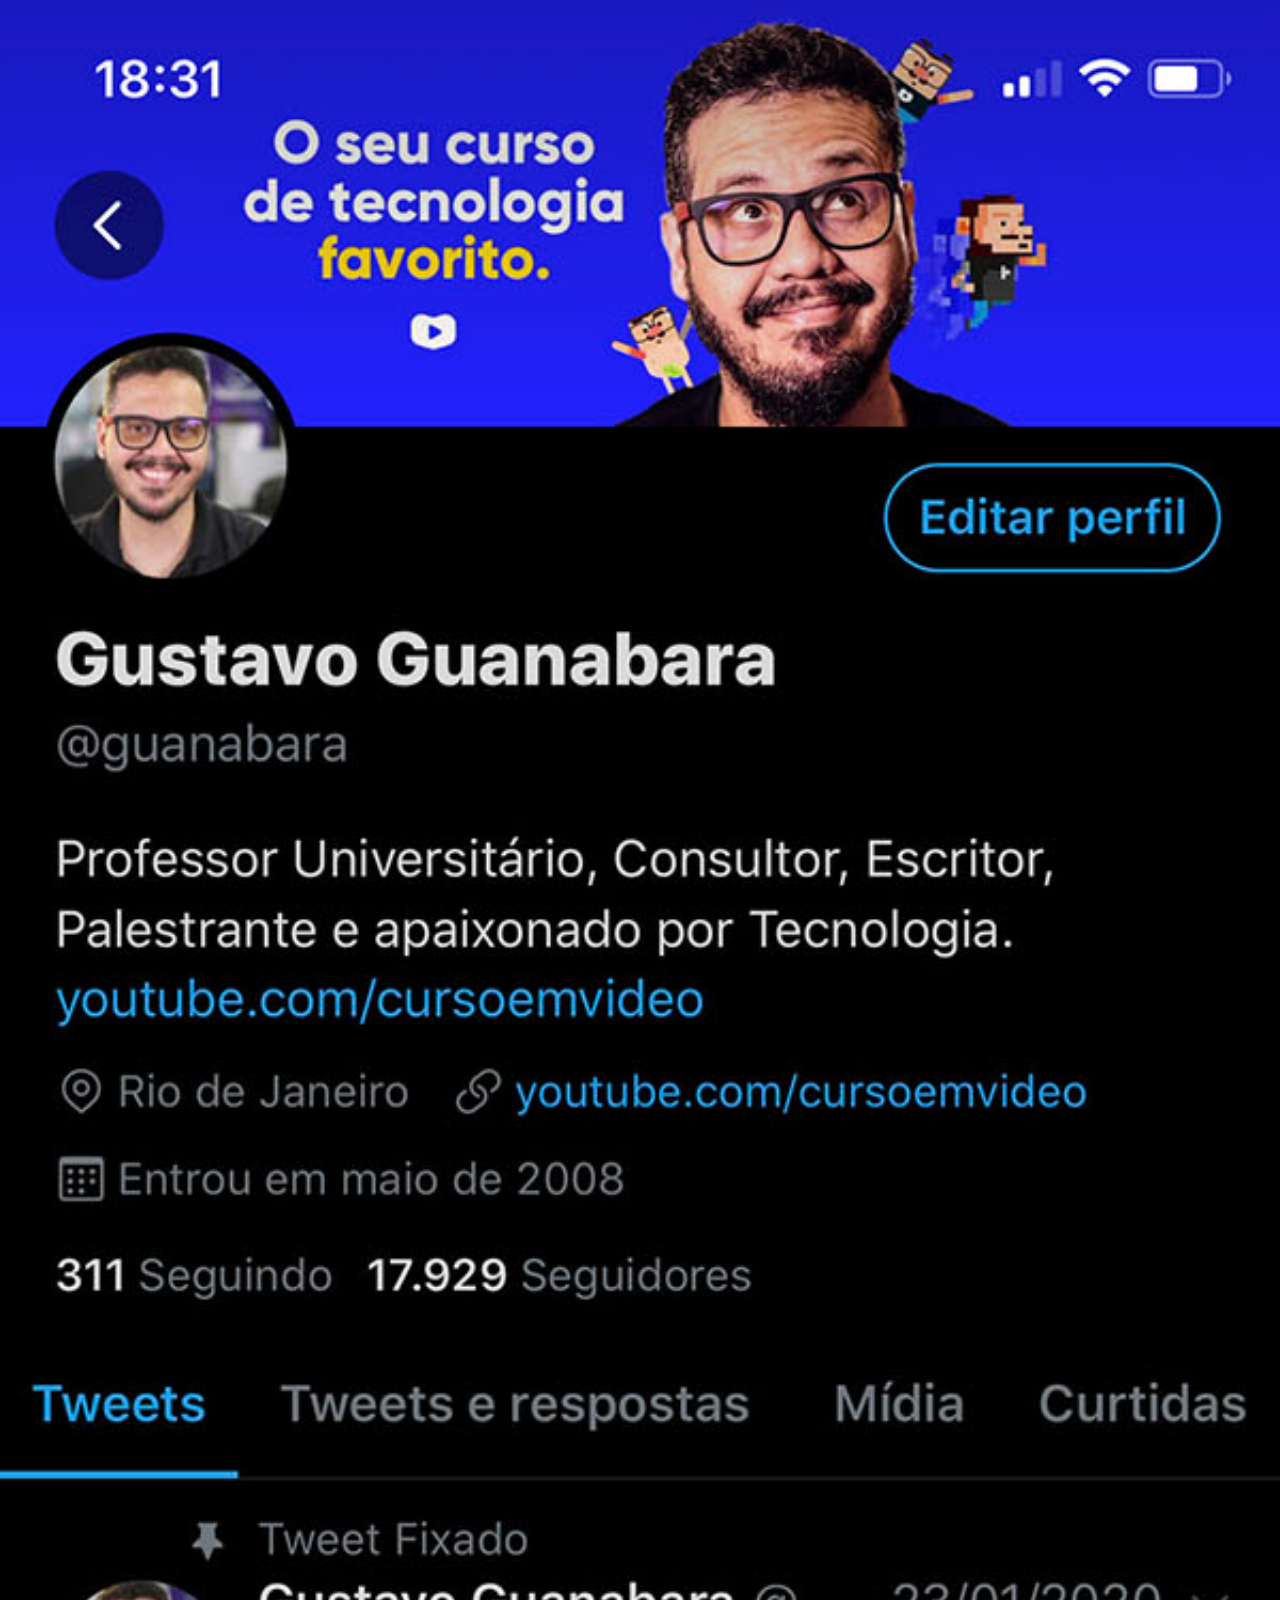
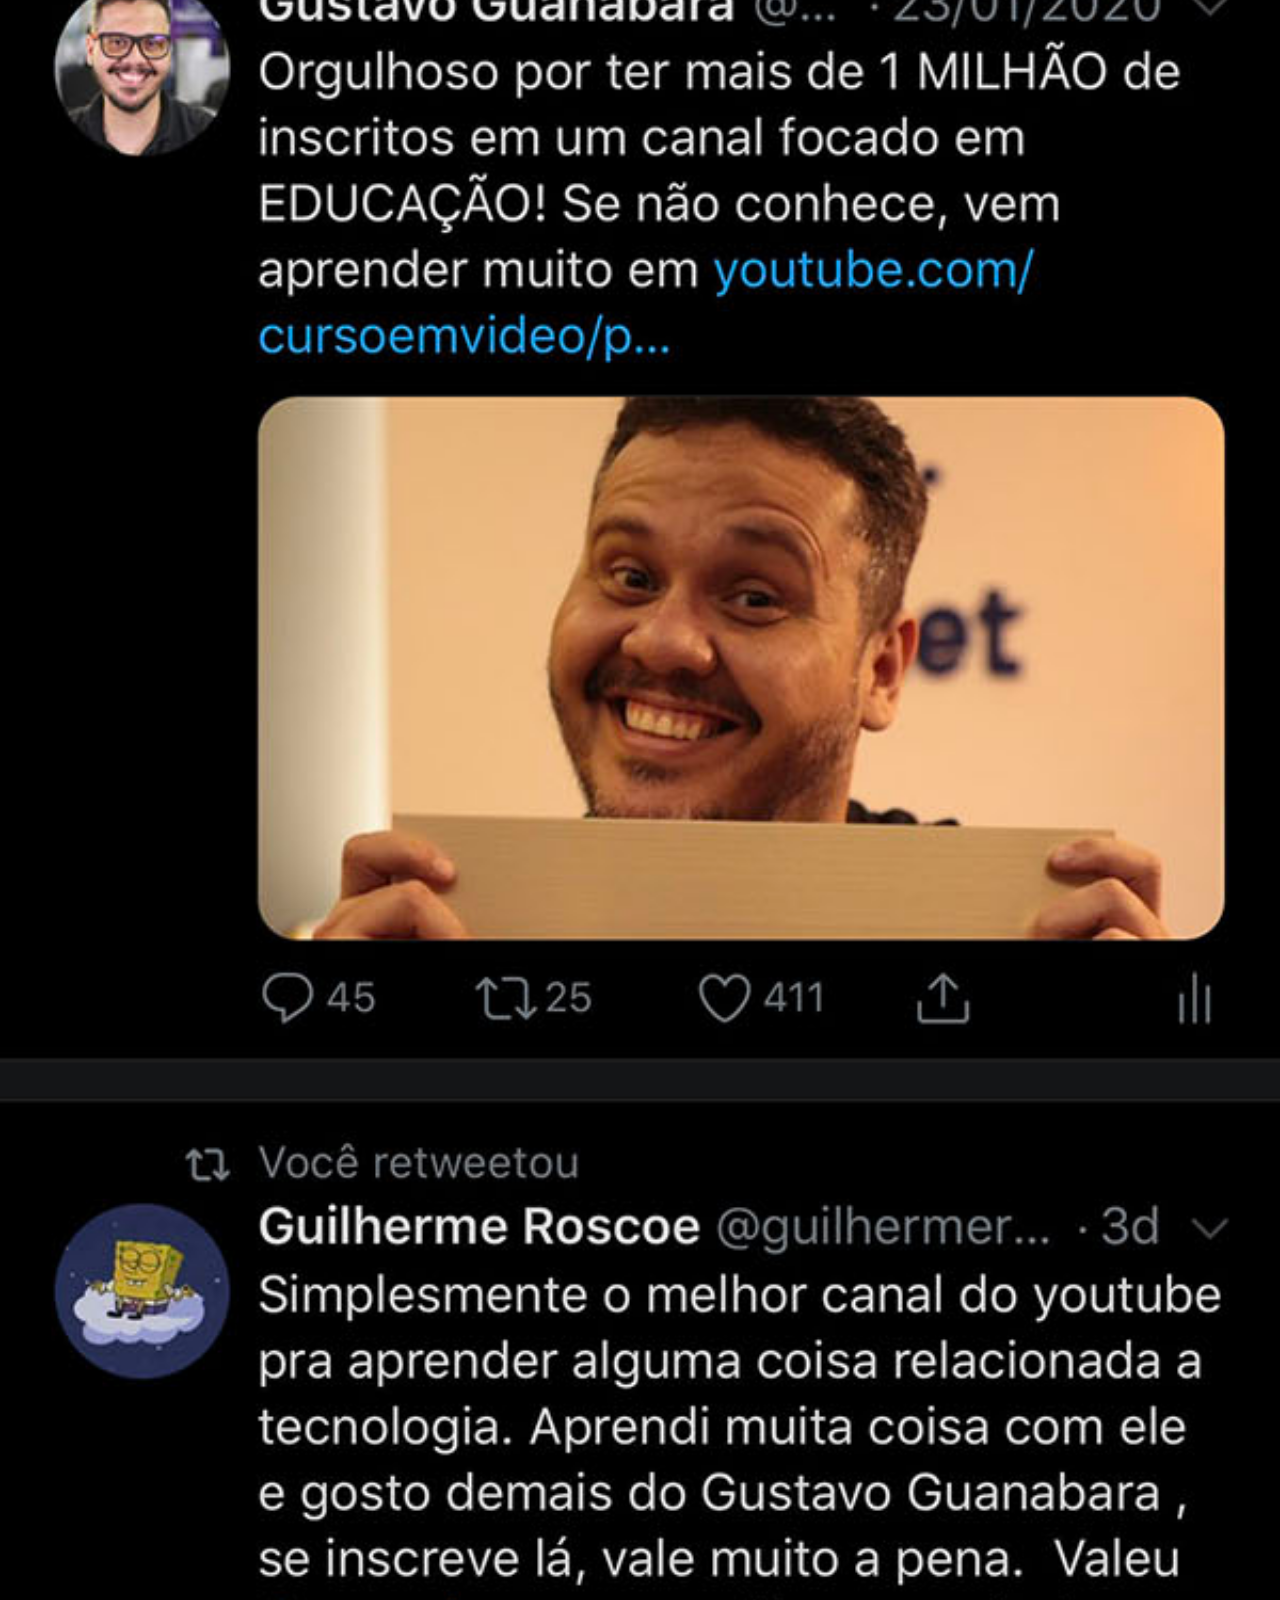
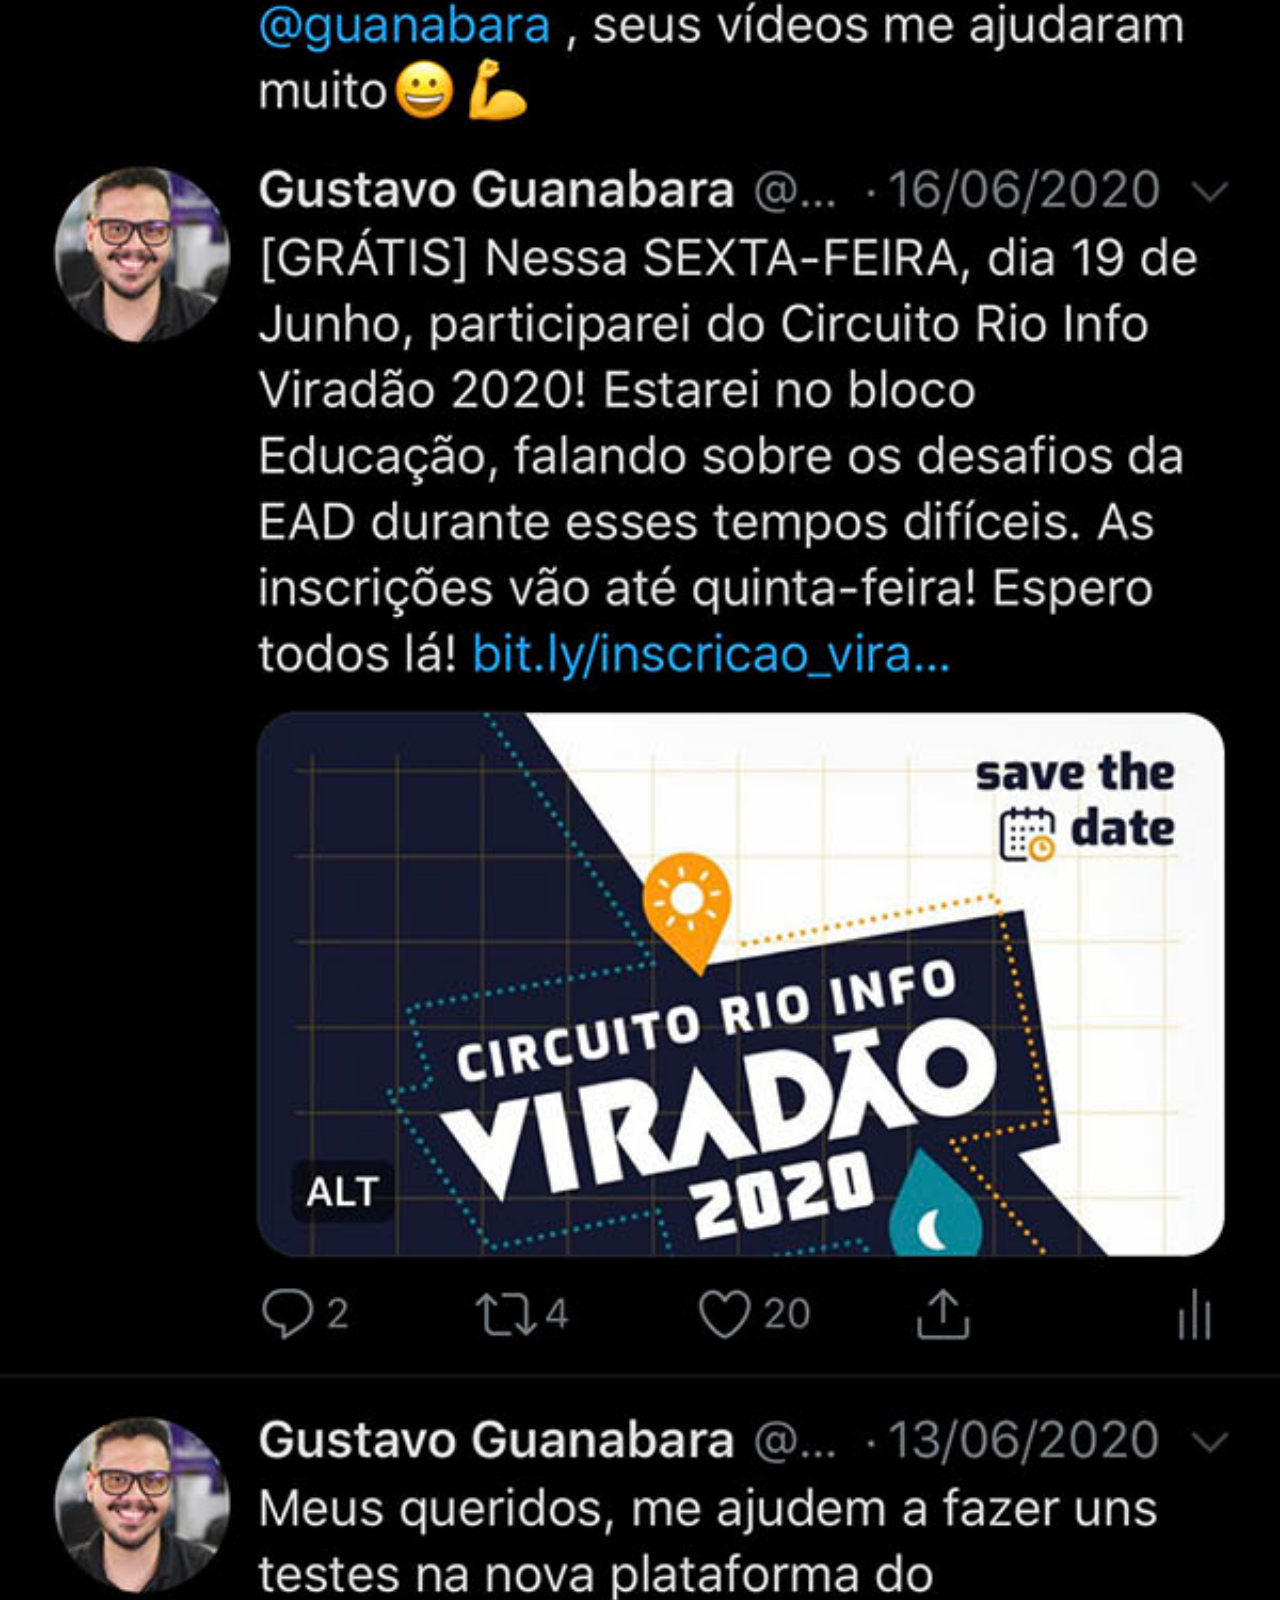
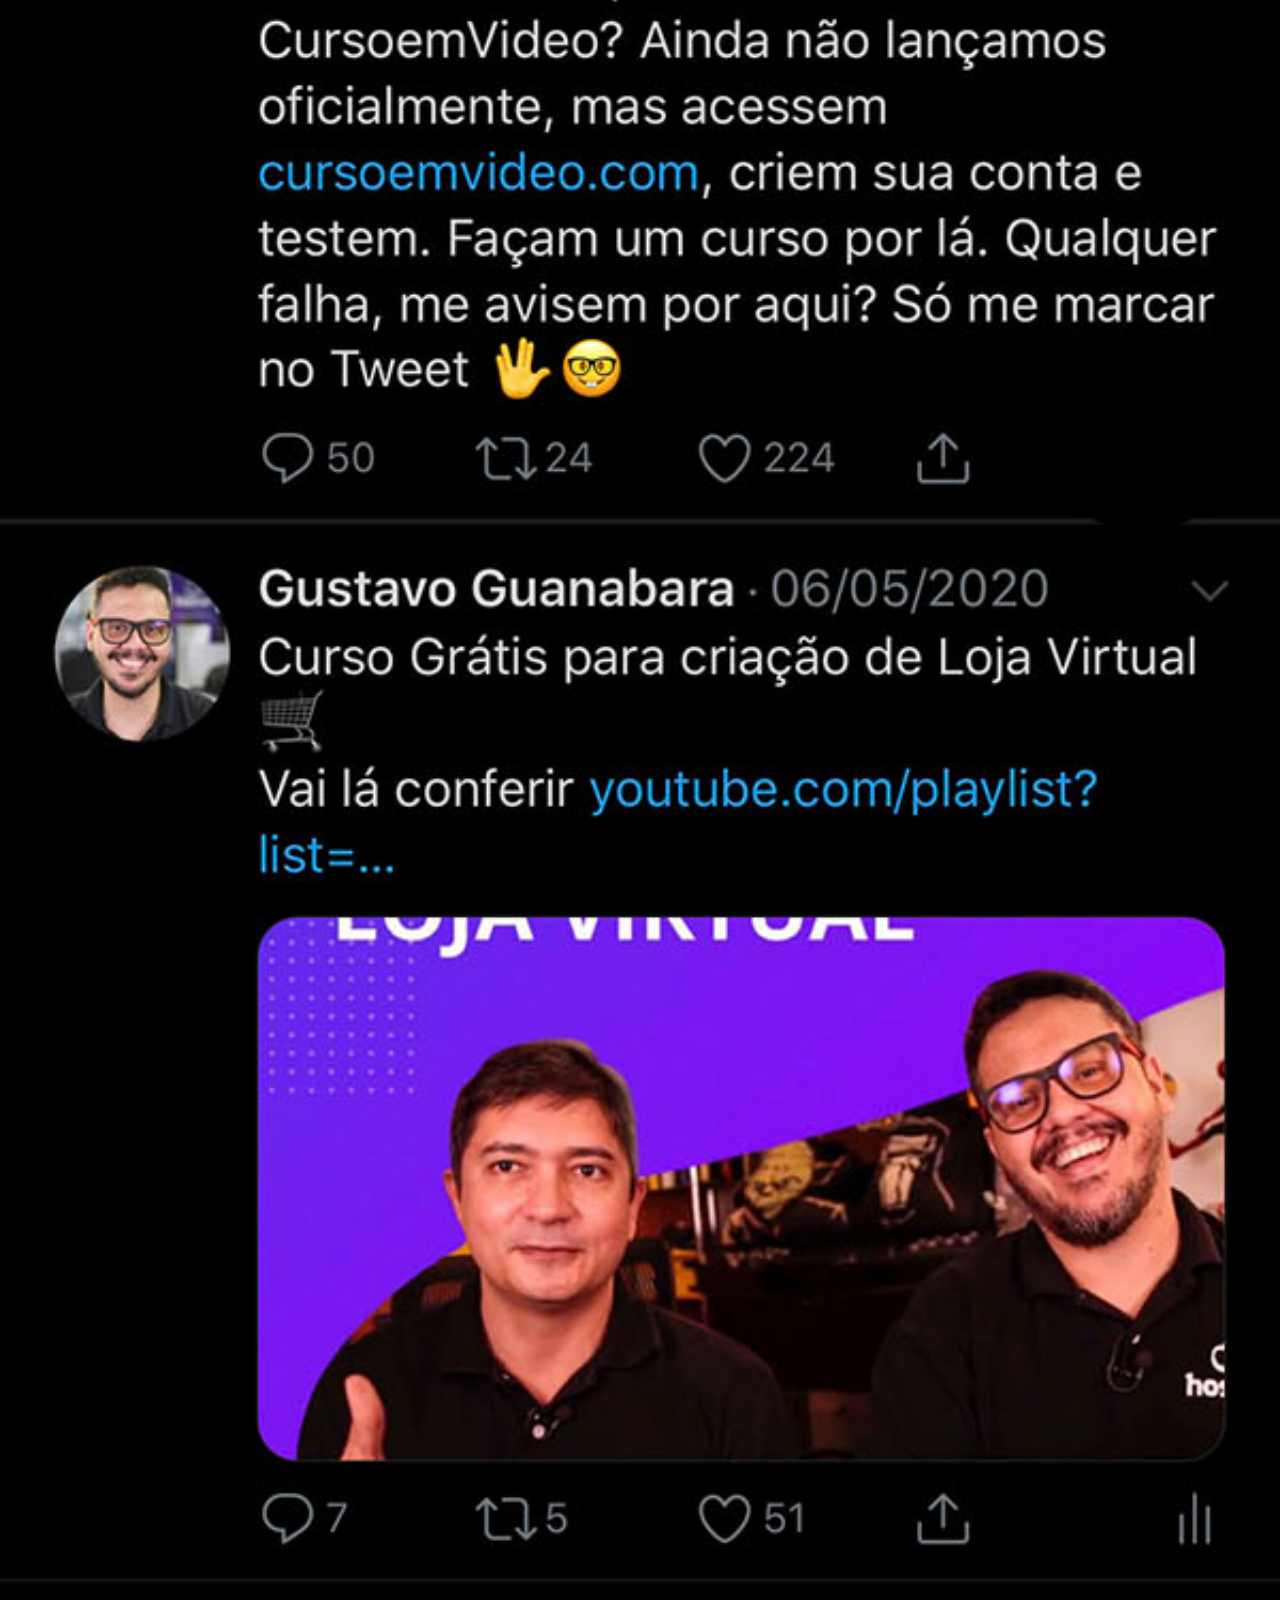
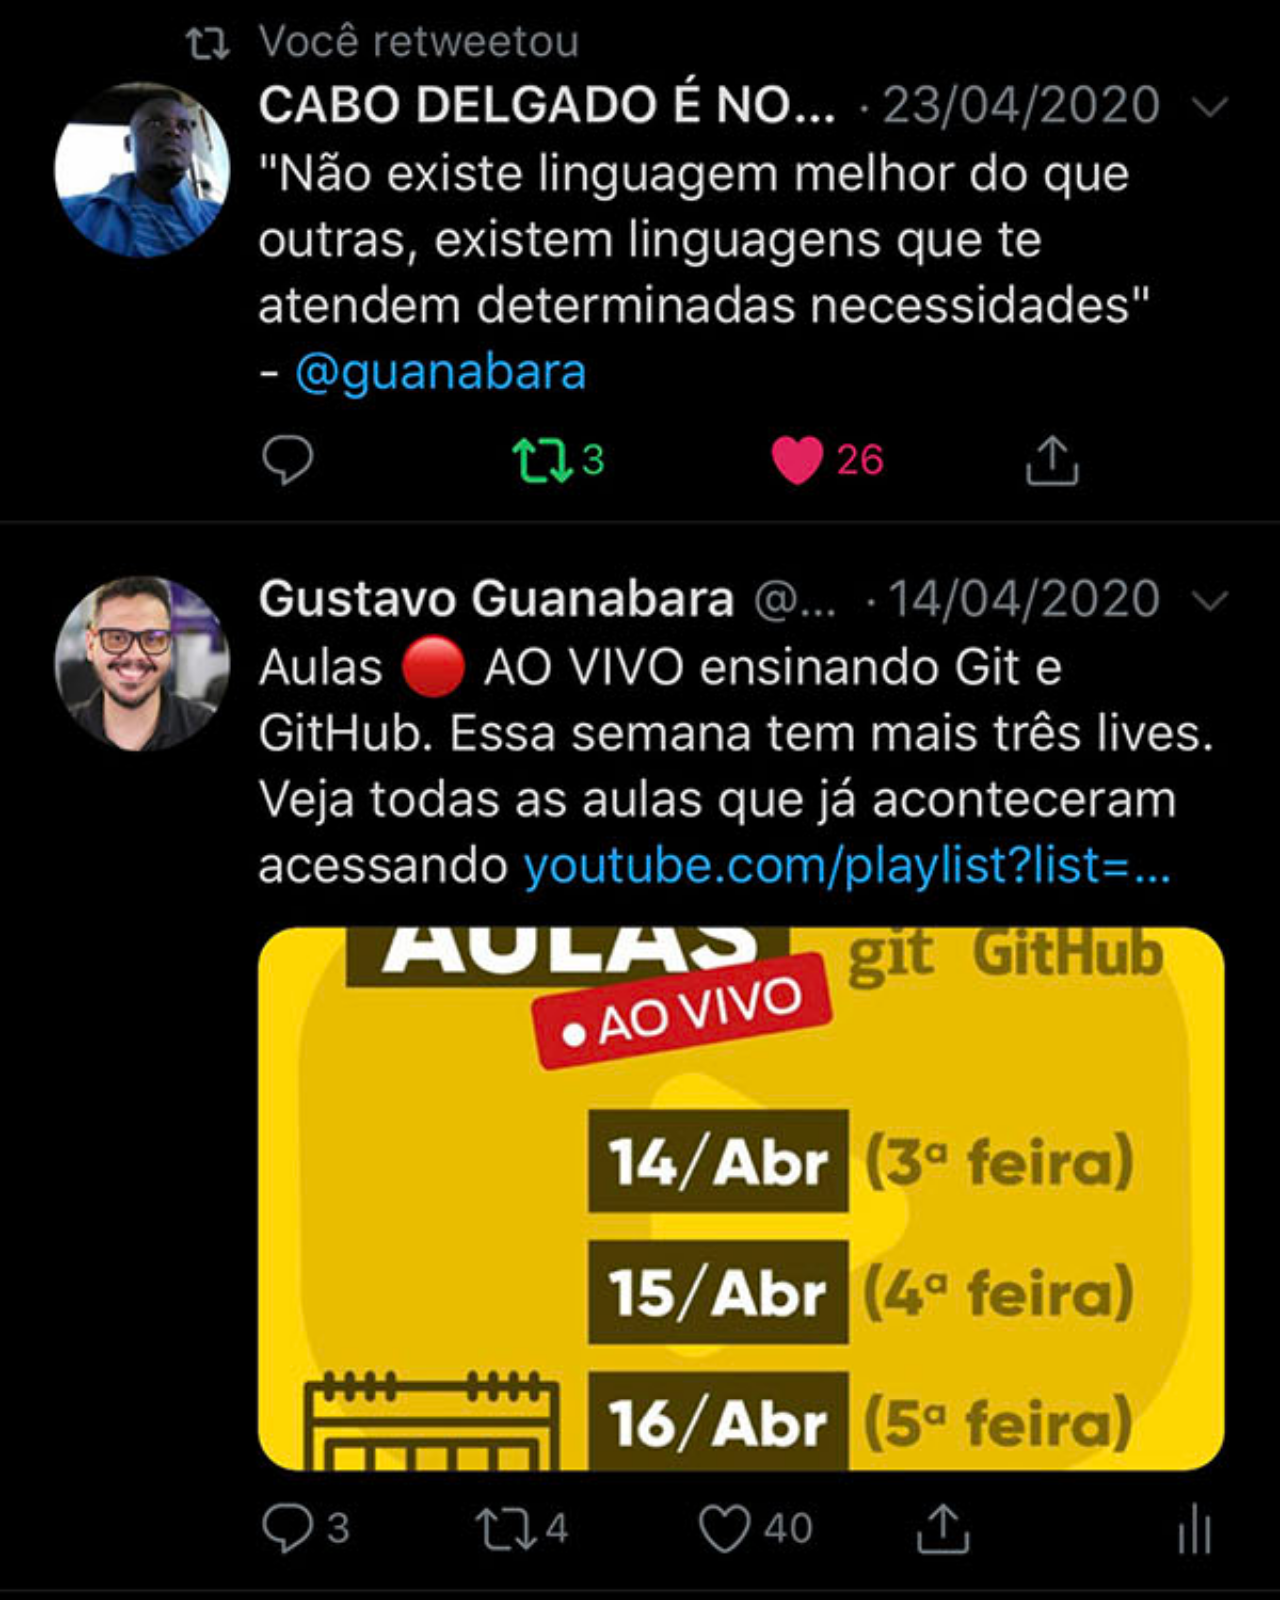
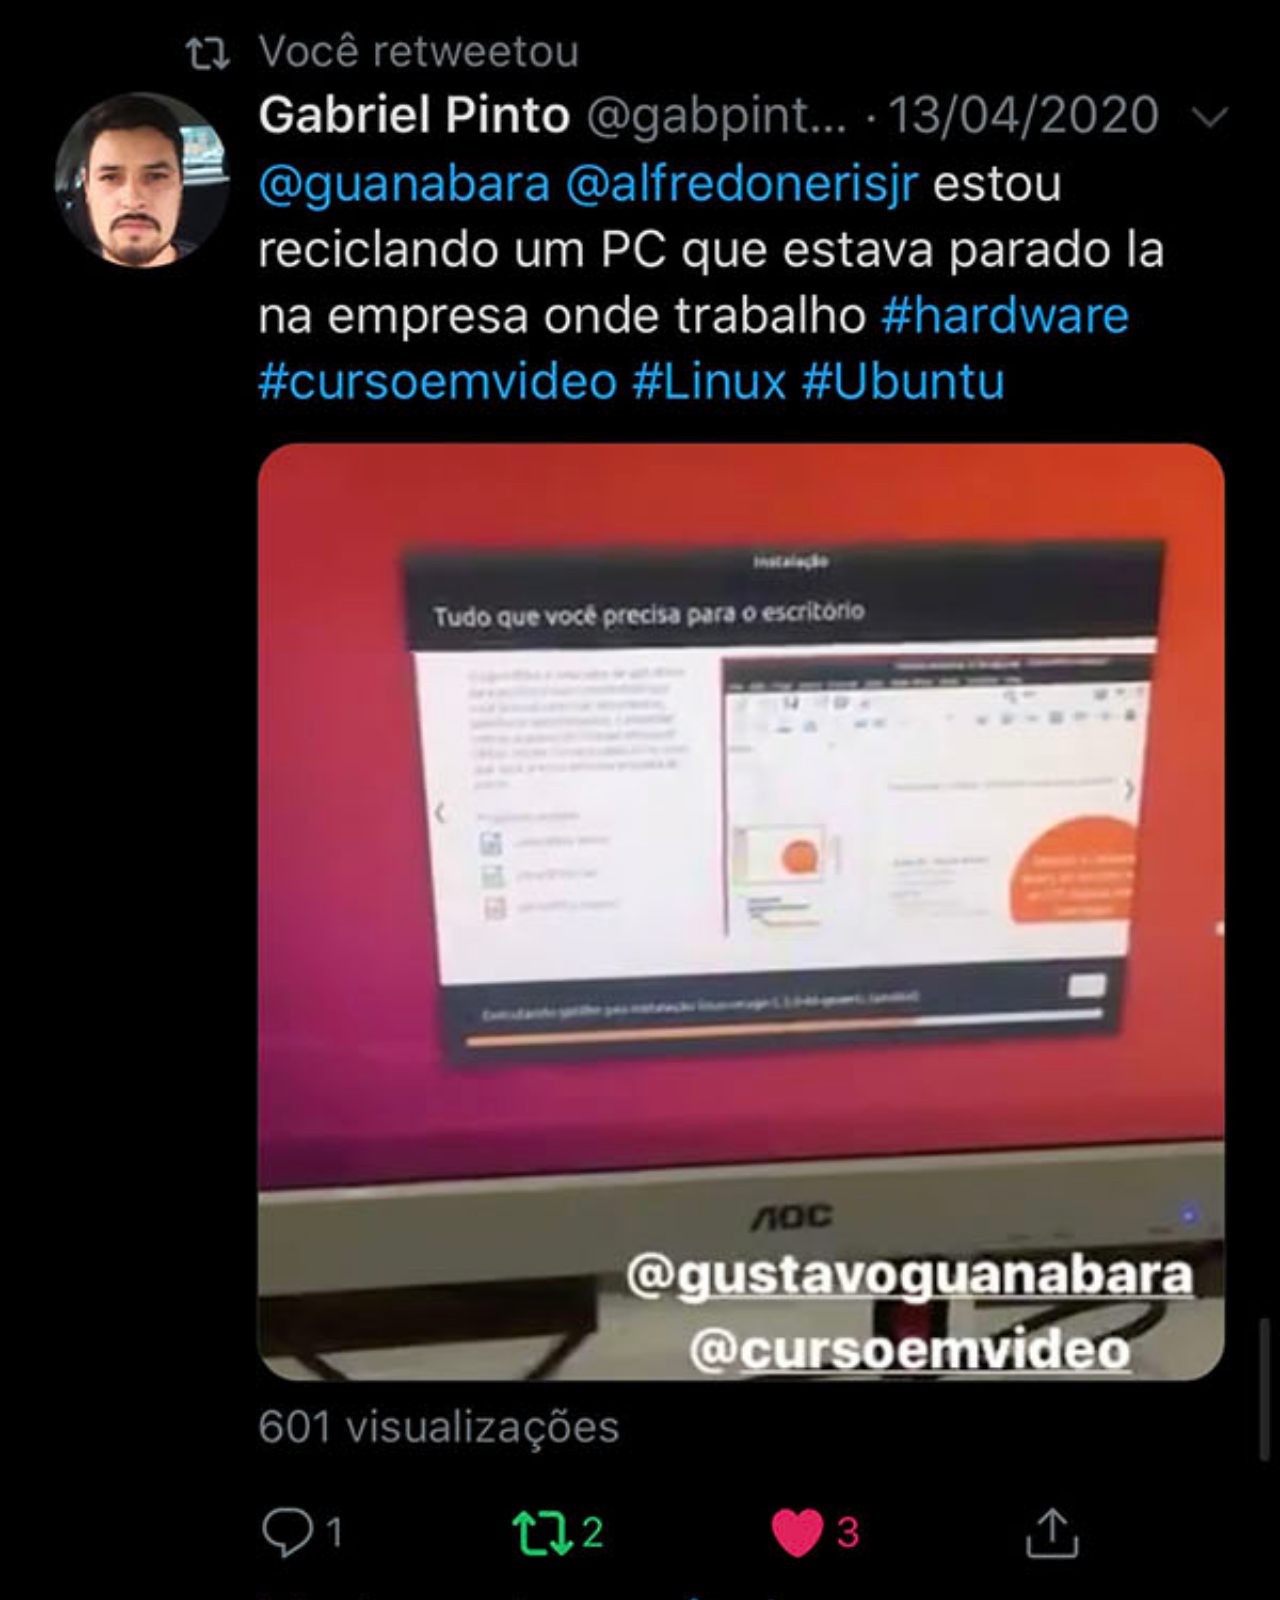
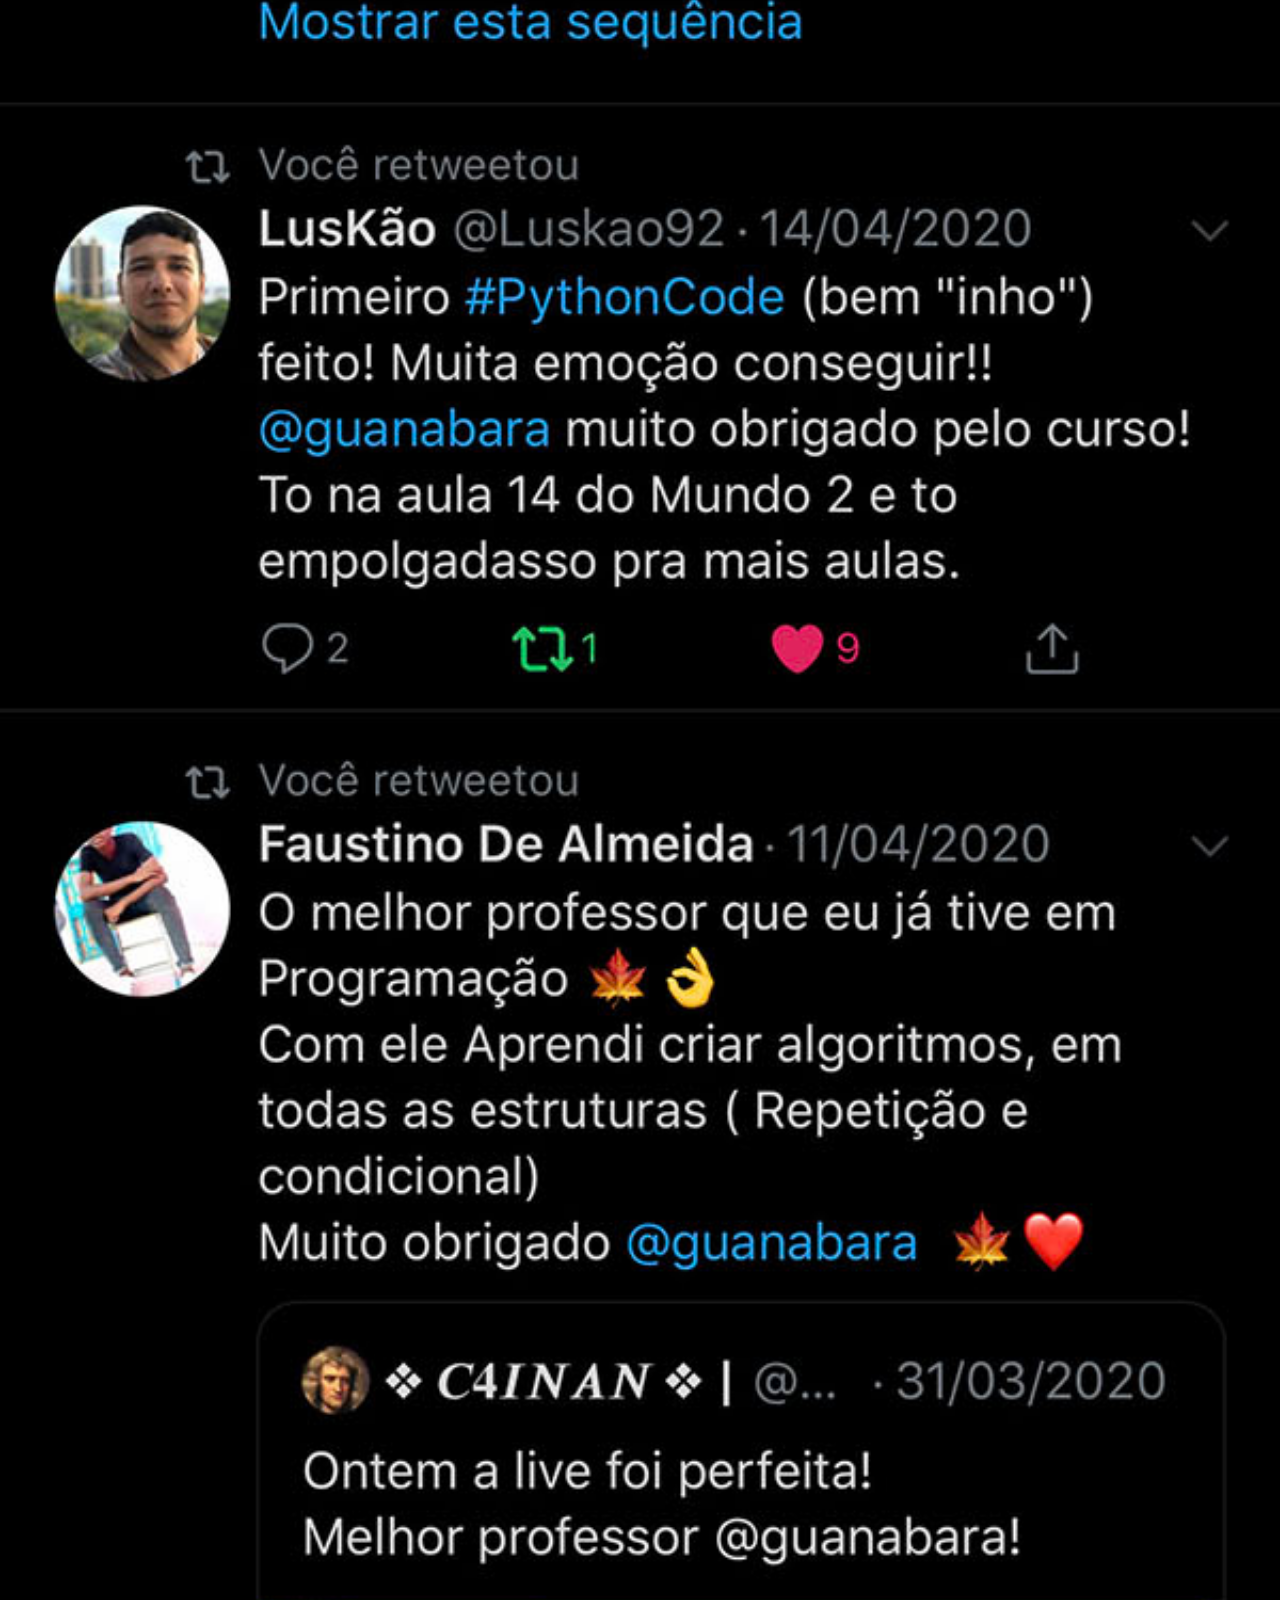
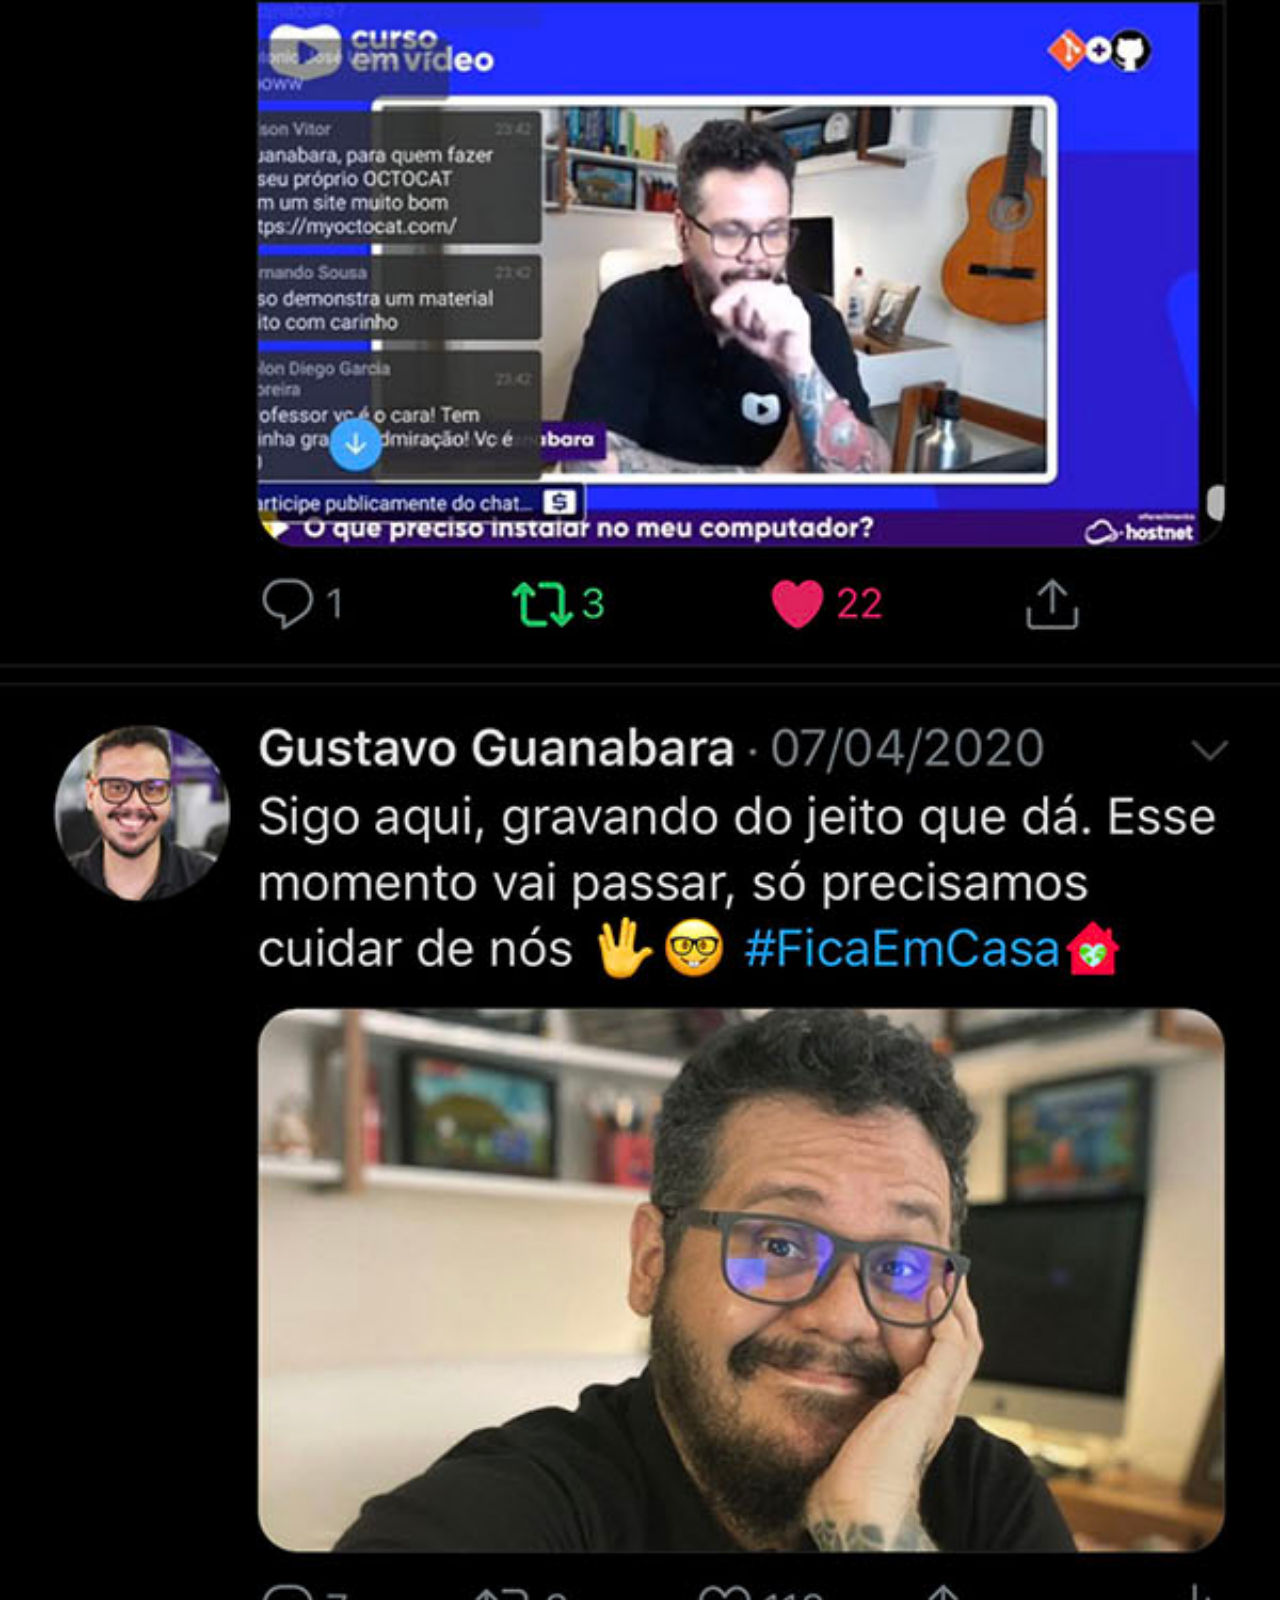
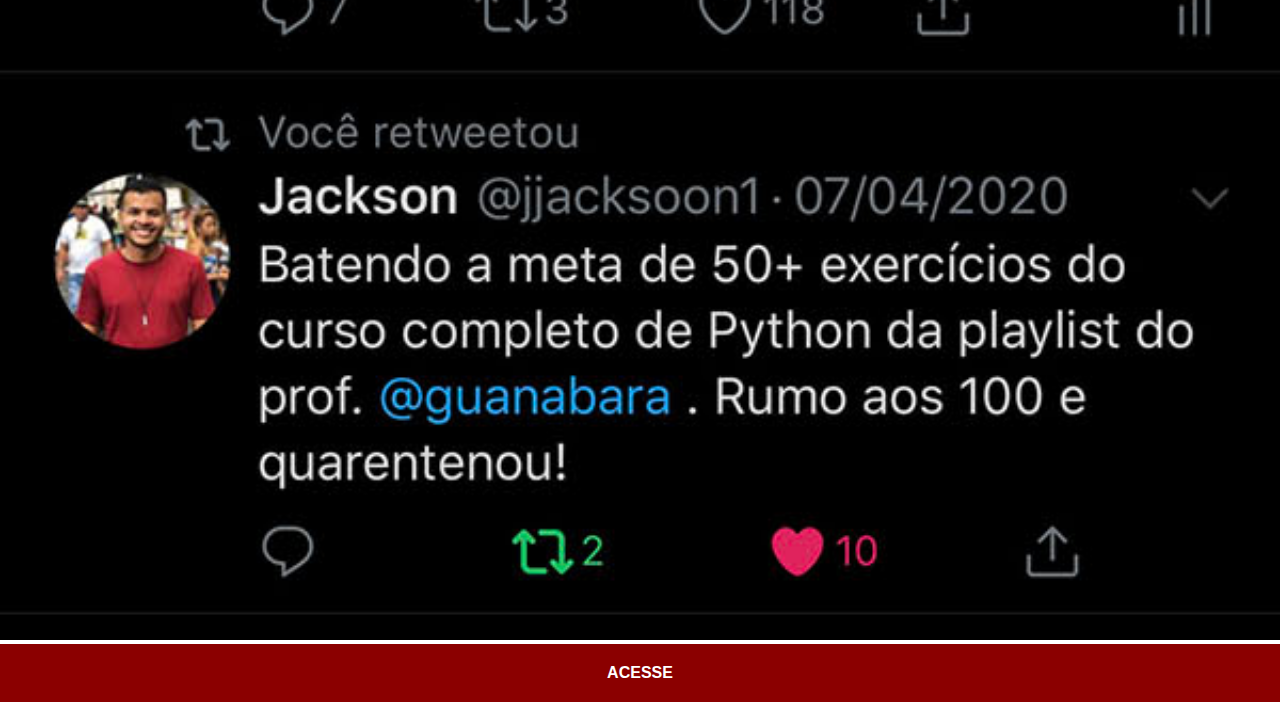
<file: twitter.html>
<!DOCTYPE html>
<html lang="pt-br">
<head>
    <meta charset="UTF-8">
    <meta http-equiv="X-UA-Compatible" content="IE=edge">
    <meta name="viewport" content="width=device-width, initial-scale=1.0">
    <title>Twitter</title>
    <link rel="stylesheet" href="estilos/social.css">
</head>
<body>
    <img src="imagens/tela-twitter.jpg" alt="">
    <a href="https://twitter.com/guanabara" target="_blank">ACESSE</a>
    
</body>
</html>
</file>
<file: estilos/style.css>
@charset "UTF-8";

* {
    margin: 0px;
    padding: 0px;
    font-family: Arial, Helvetica, sans-serif;
}


html, body {
    height: 100vh;
    width: 100vw;
    background-color: black;
}

body {
    background: url('../imagens/fundo-madeira.jpg') no-repeat top center;
    background-size: cover;
    background-attachment: fixed;
}

main {
    height: 100vh;
    position: relative;
}

section#telefone {
    position: absolute;
    top: 50%;
    left: 50%;
    transform: translate(-50%, -50%);
    height: 627px;
    width: 311px;
    background-image: url('../imagens/frame-iphone.png');
    background-repeat: no-repeat;
}

iframe#tela {
    position: relative;
    top: 80px;
    left: 22px;
    width: 267px;
    height: 471px;
}

section#redes-sociais {
    text-align: right;
}
section#redes-sociais img {
    width: 50px;
    height: 50px;
    border-radius: 50%;
    box-shadow: 2px 2px 5px rgba(0, 0, 0, 0.403);
    box-sizing: border-box;
    margin: 10px;
}

section#redes-sociais img:hover {
    border: 2px solid rgba(255, 255, 255, 0.46);
    transform: translate(-2px, -2px);
    box-shadow: 5px 5px 10px rgba(0, 0, 0, 0.562);
    transition: transform 0.3s, border 0.4s;
}
</file>
<file: estilos/social.css>
@charset "UTF-8";
* {
    margin: 0px;
    padding: 0px;
    font-family: Arial, Helvetica, sans-serif;
}

::-webkit-scrollbar {
    width: 0px;
    height: 0px;
}

img {
    width: 100vw;

}

a {
    display: block;
    background-color: darkred;
    padding: 20px;
    color: white;
    text-align: center;
    font-weight: bolder;
    text-decoration: none;
}

a:hover {
    background-color: red;
}
</file>
